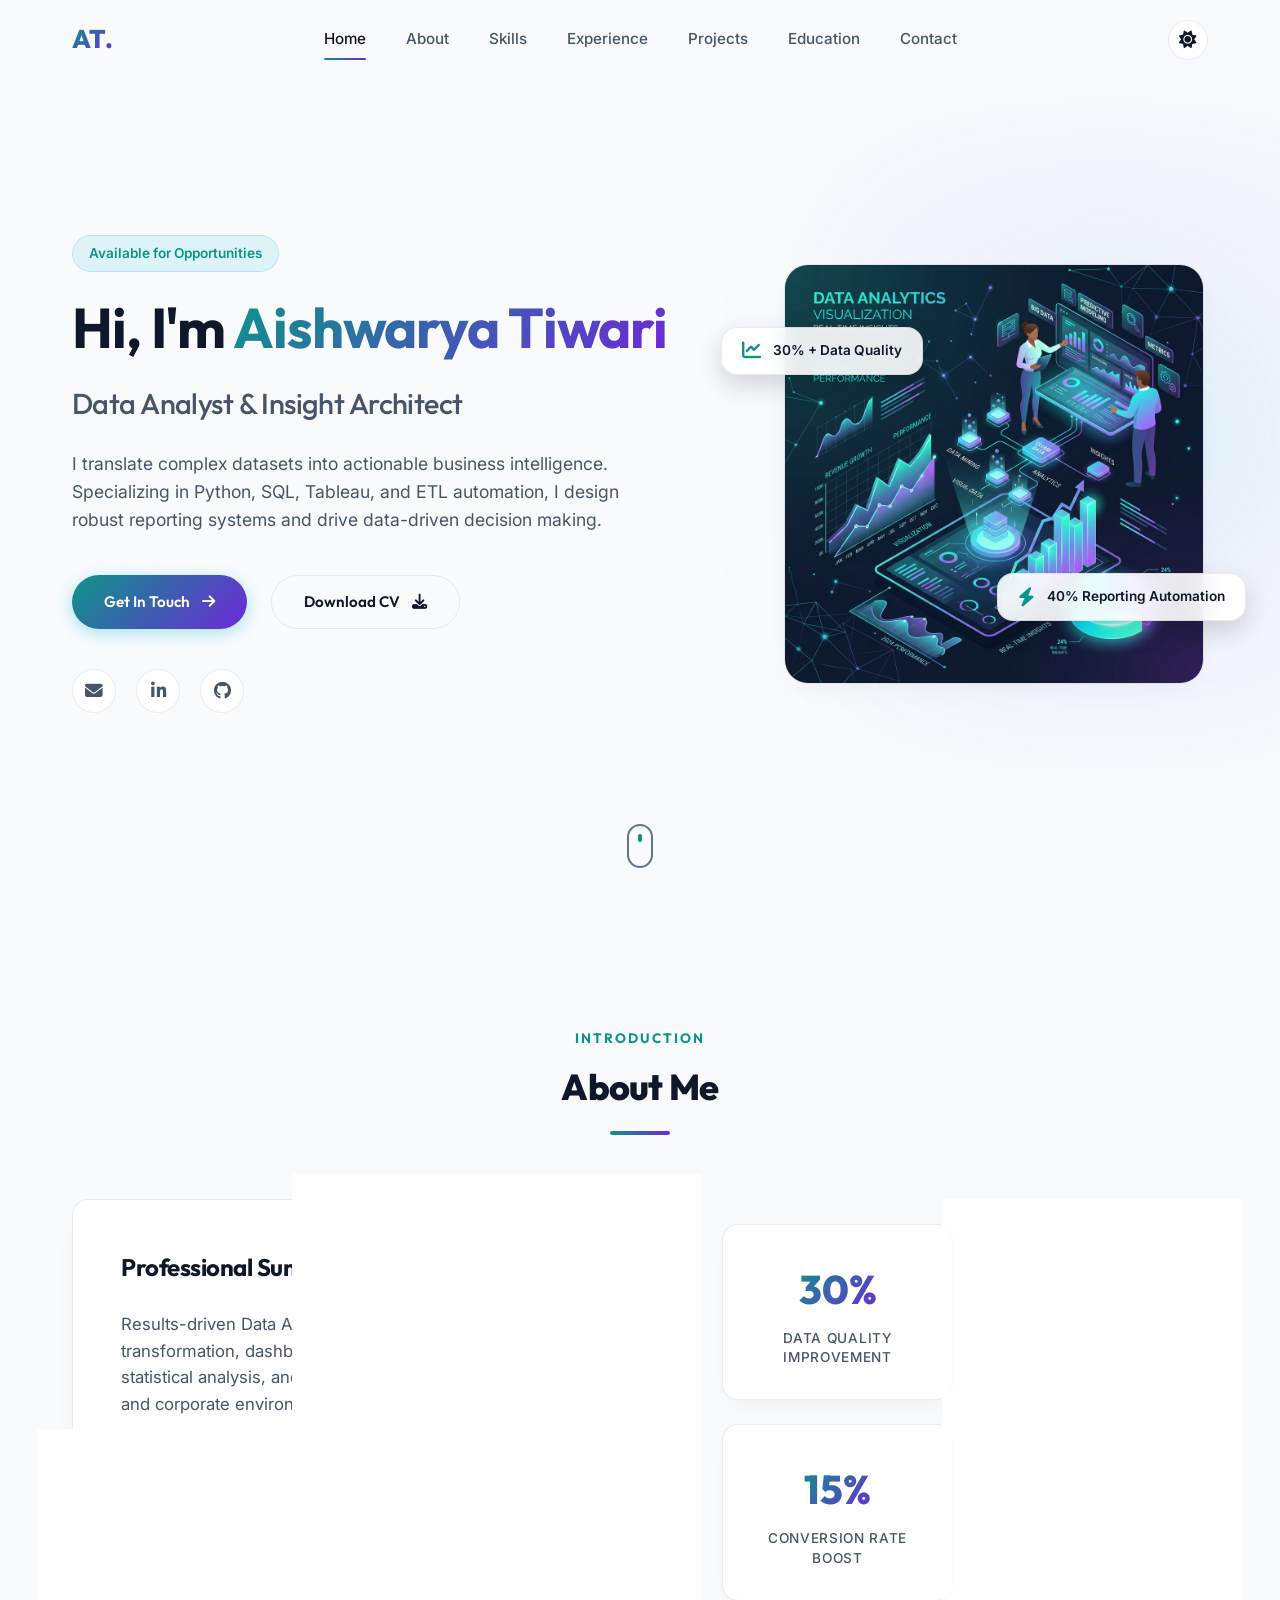
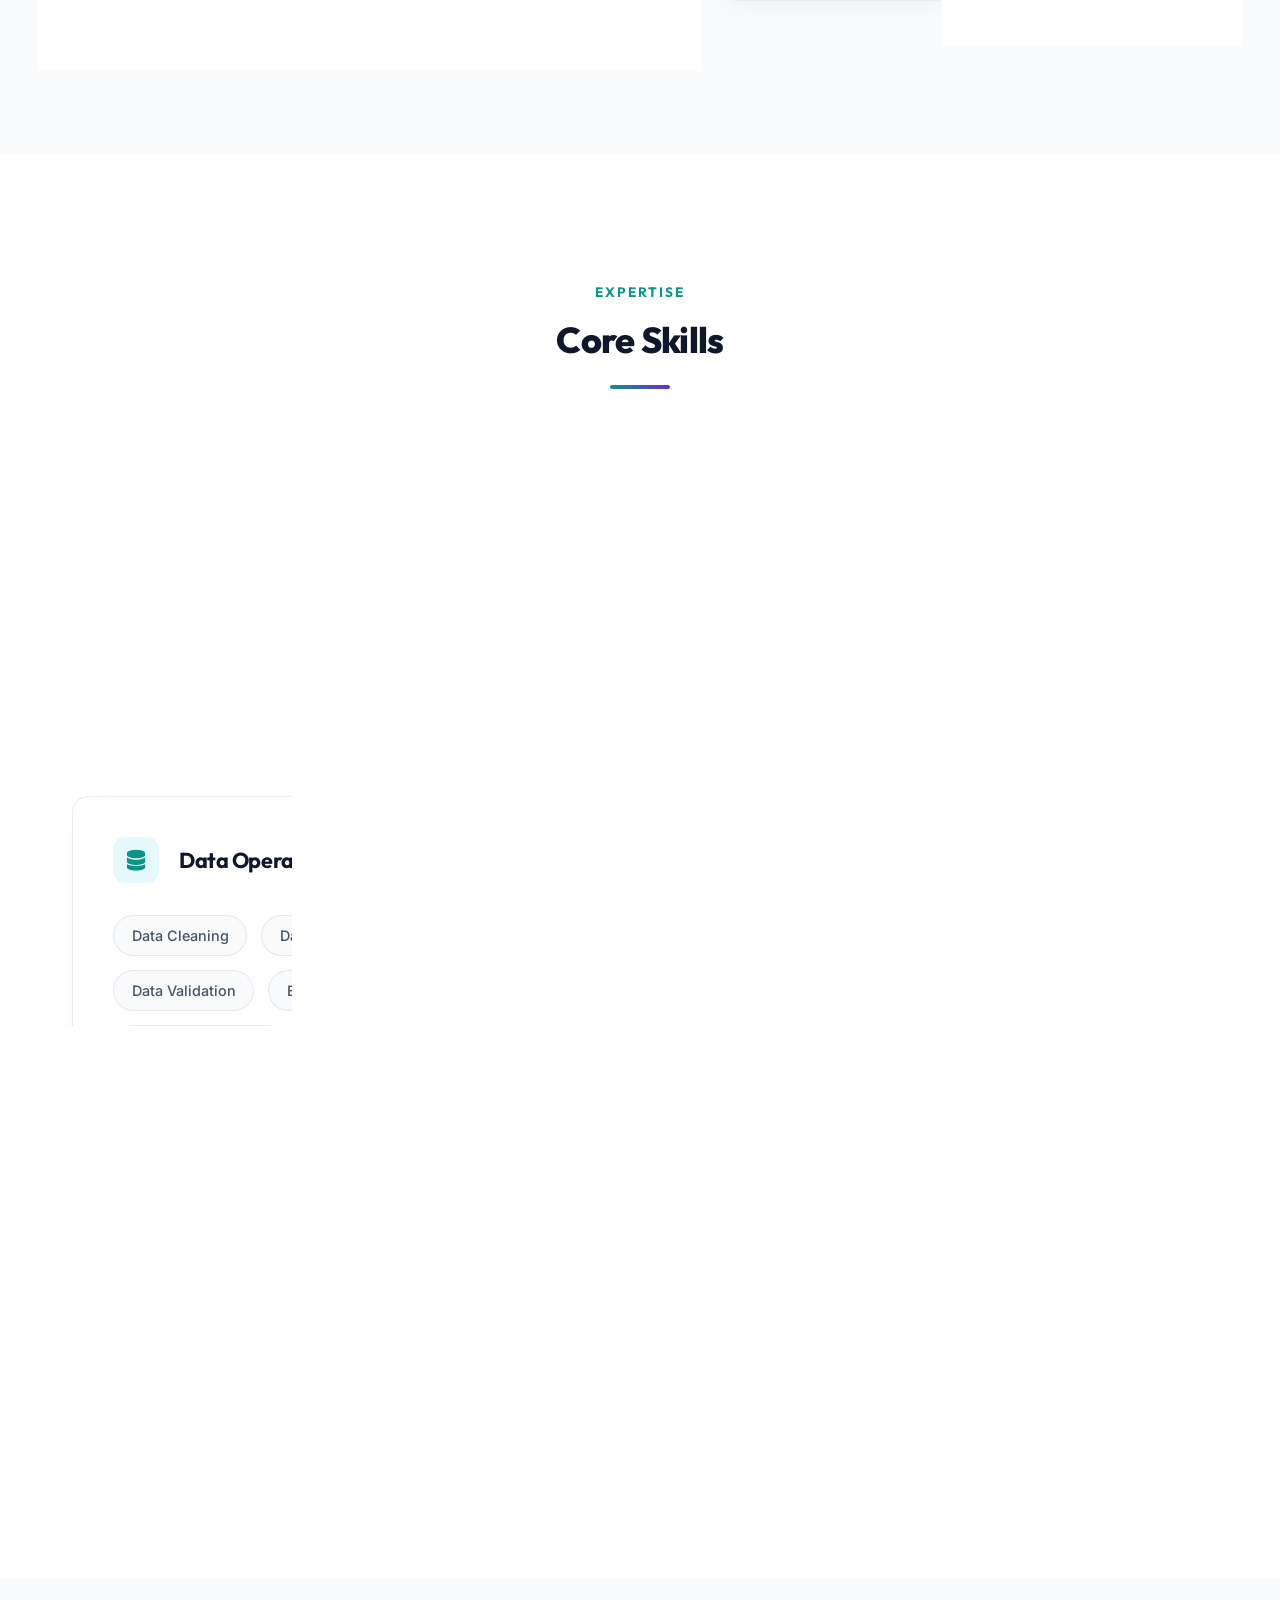
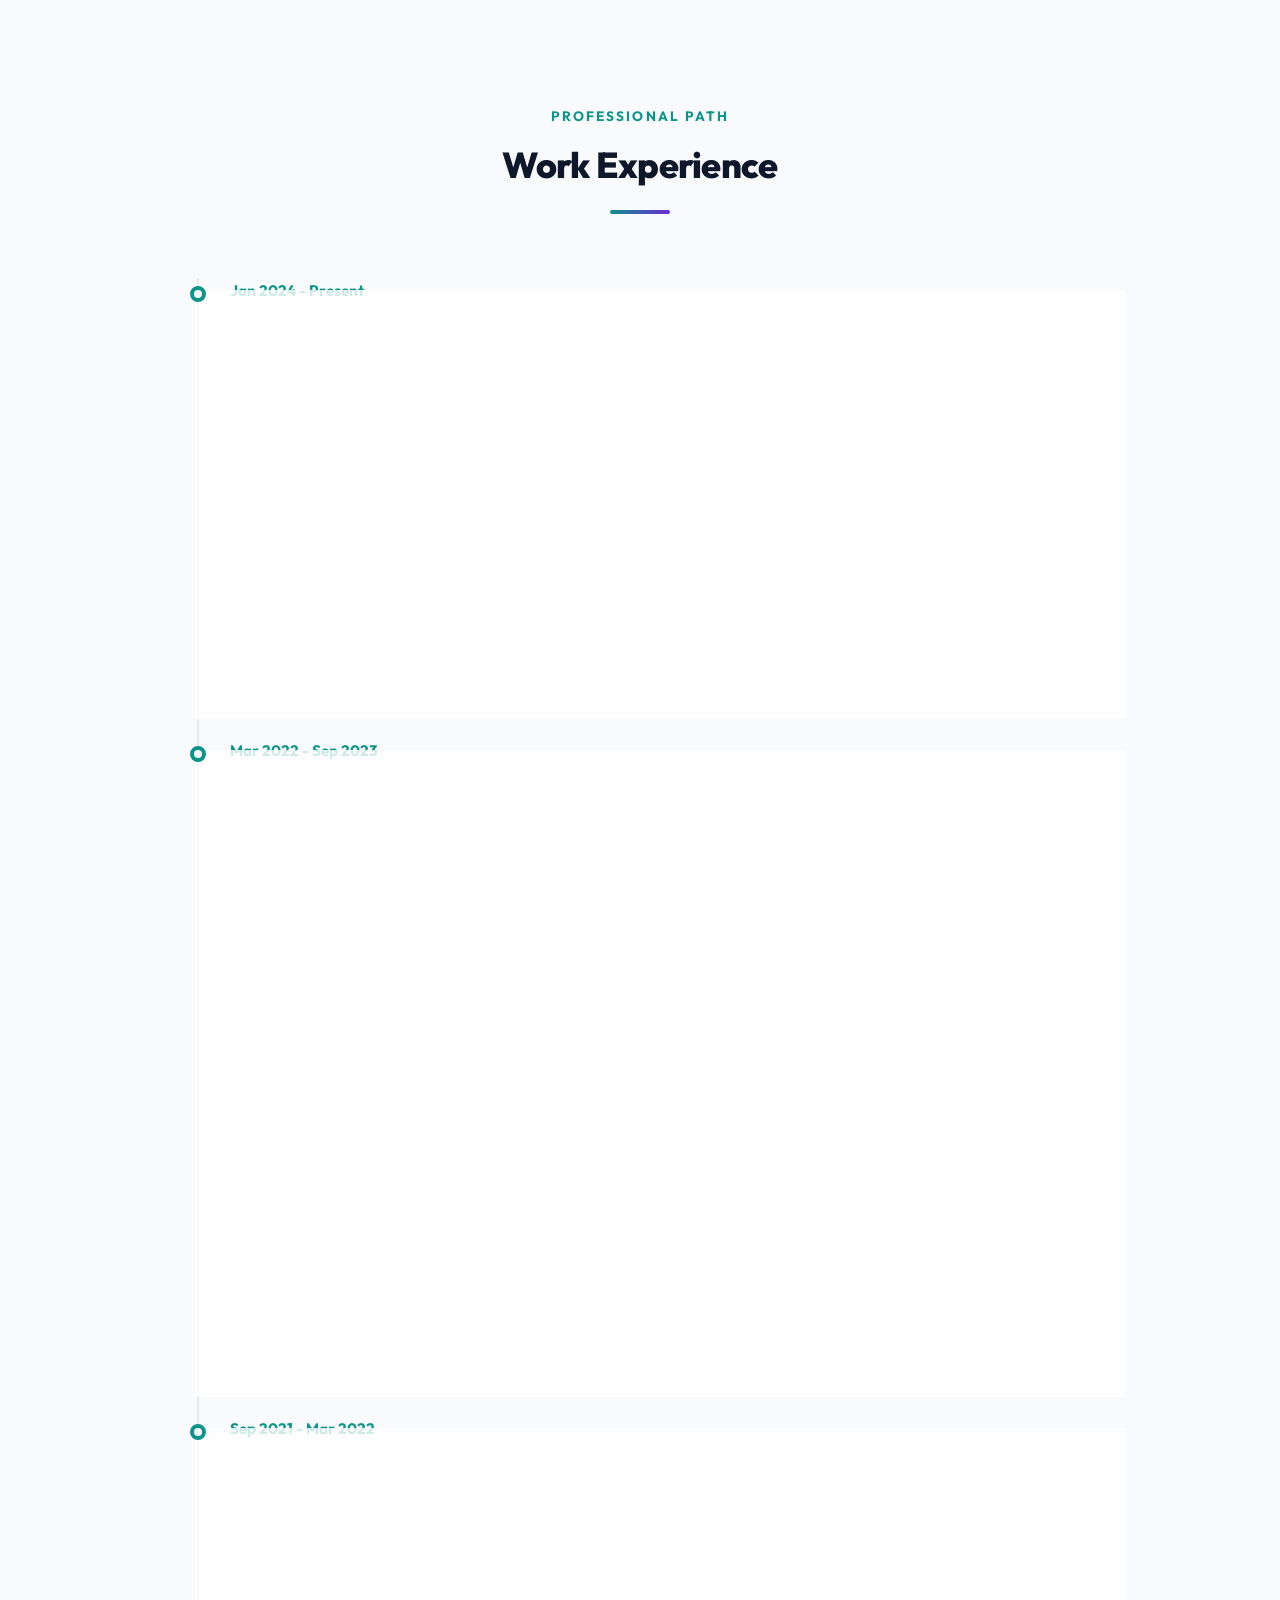
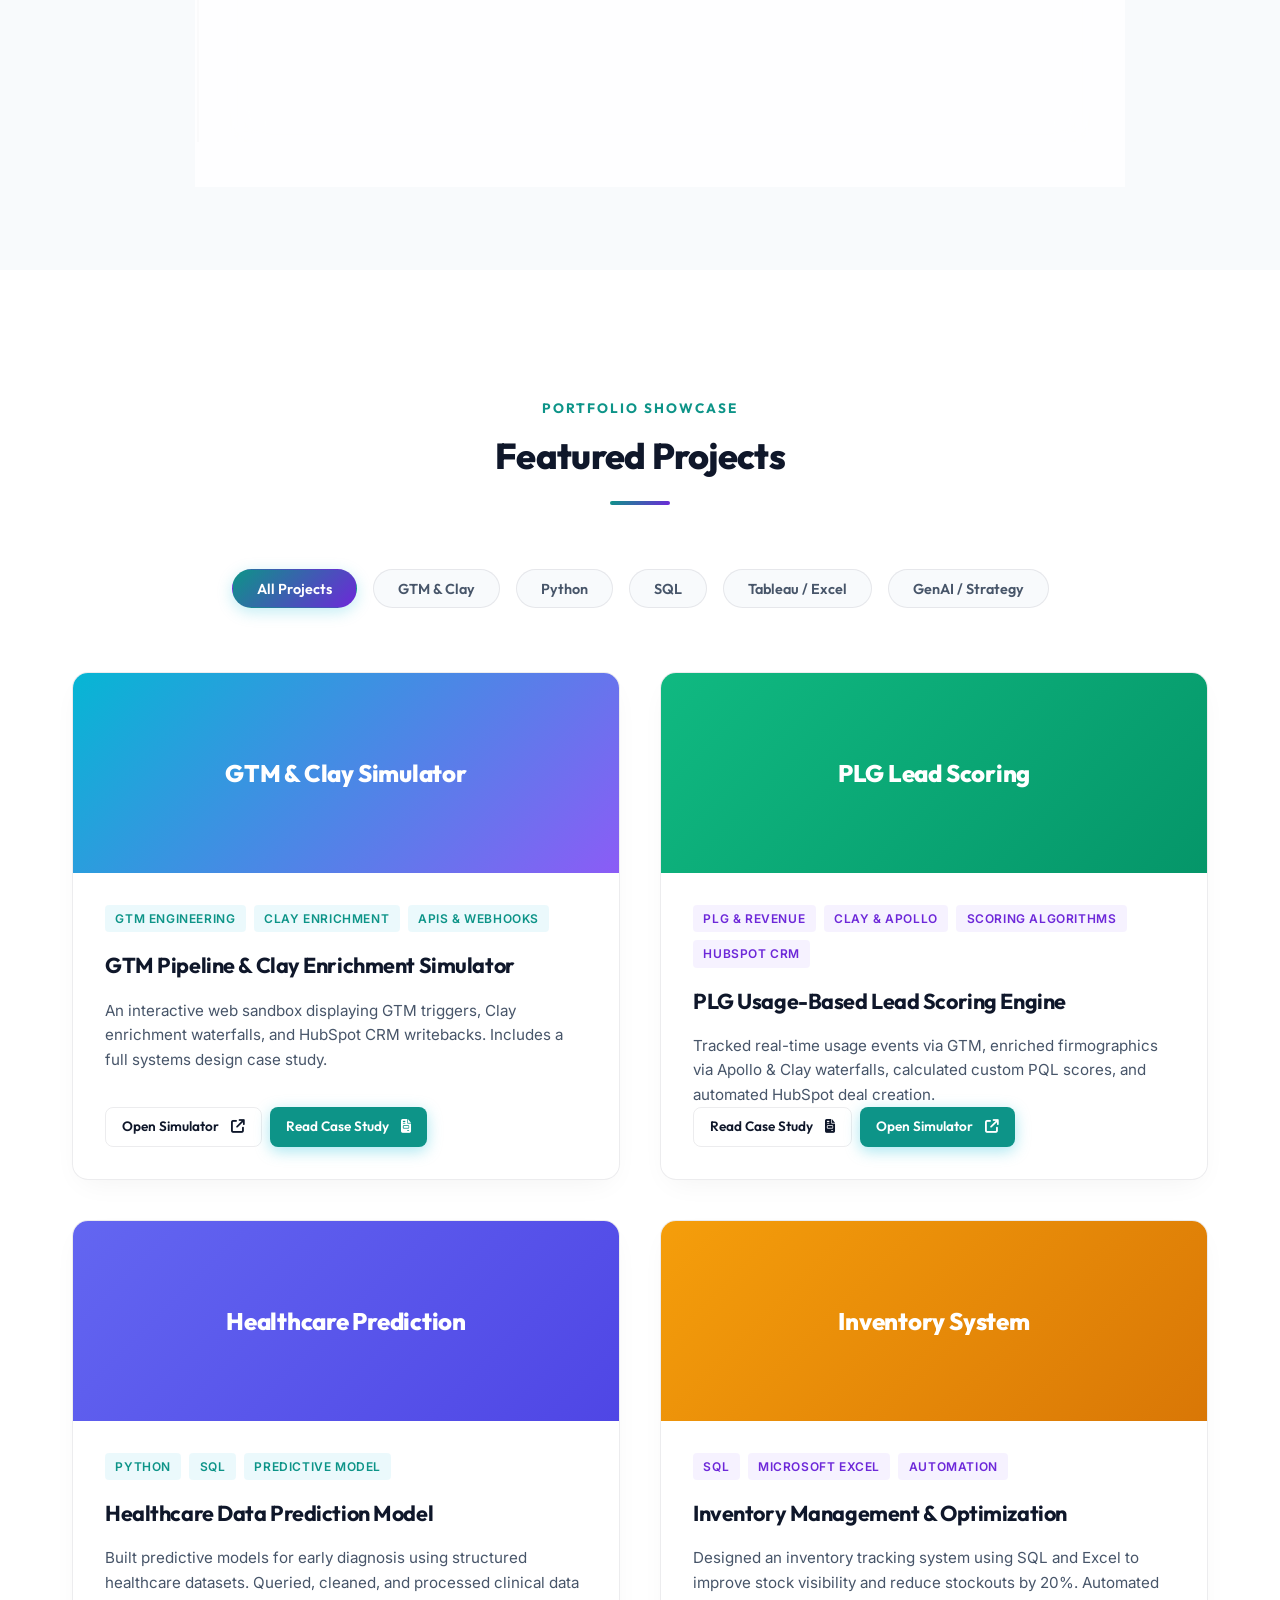
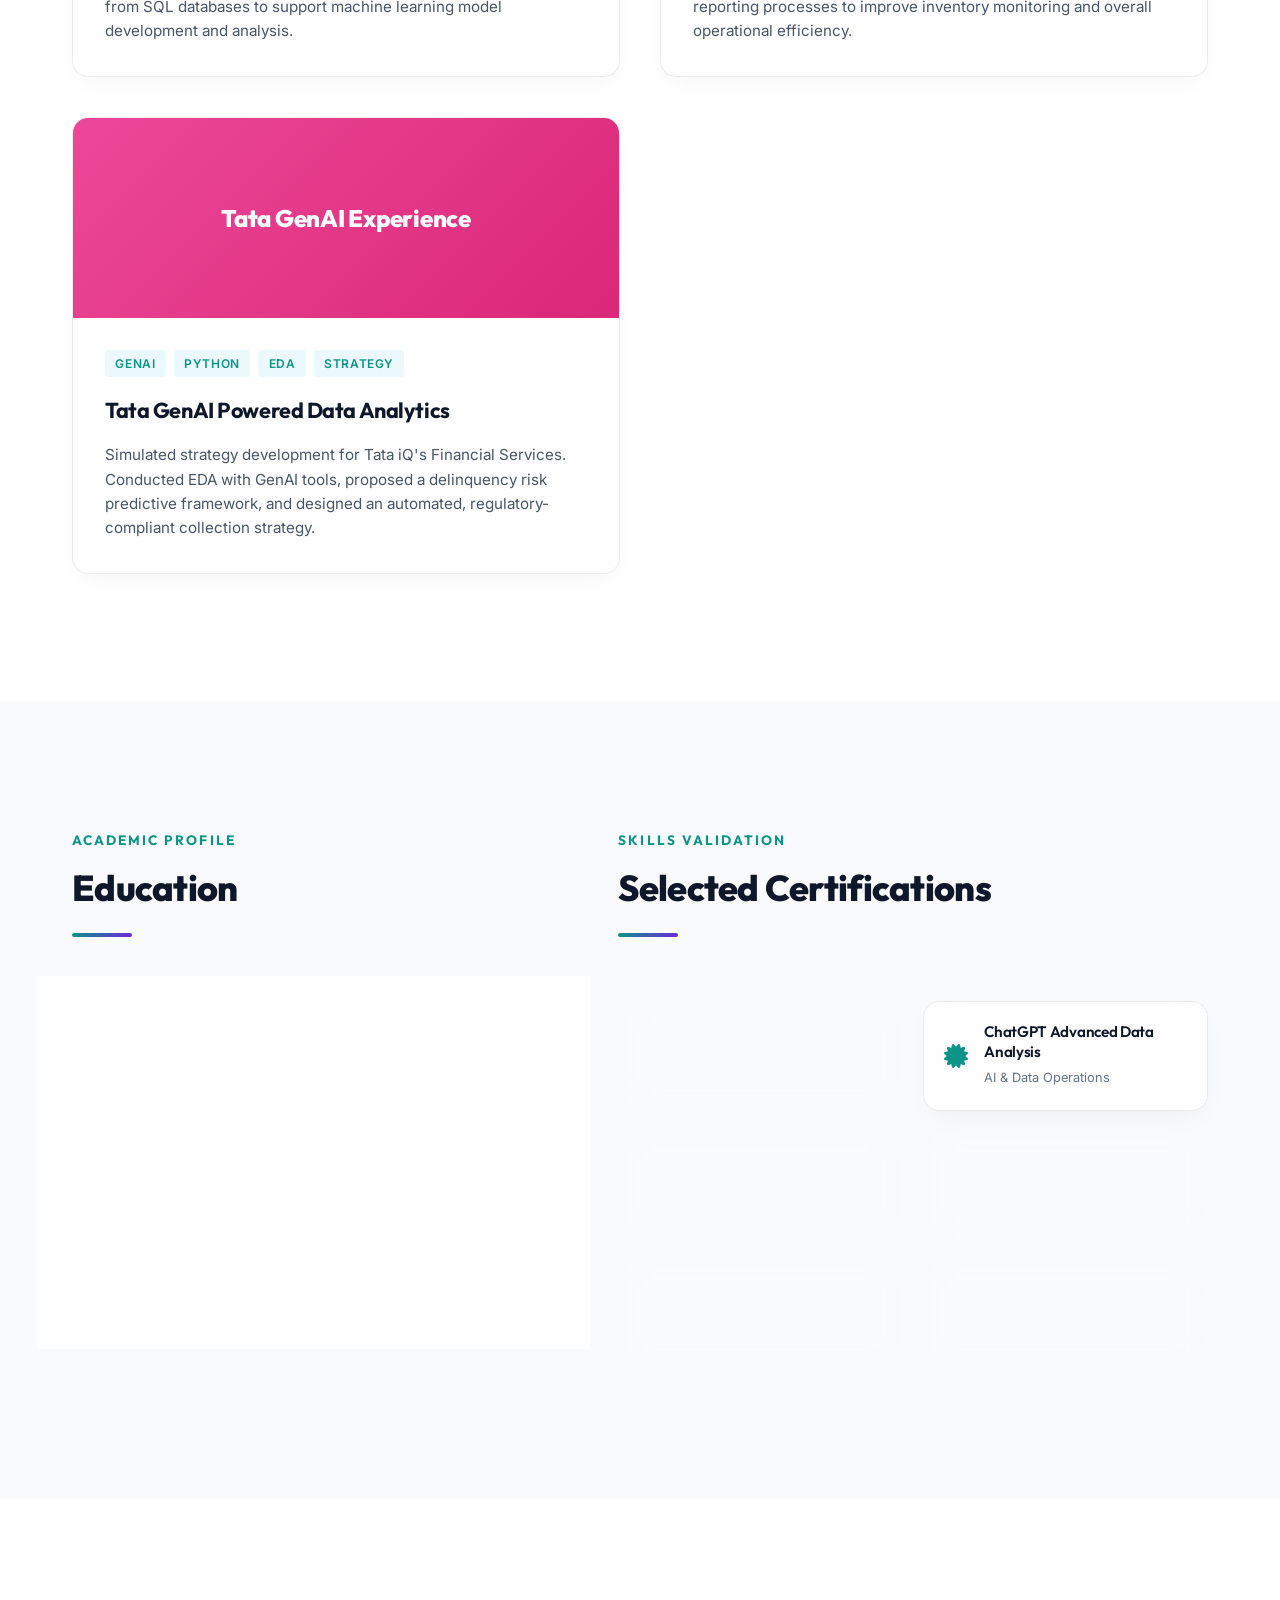
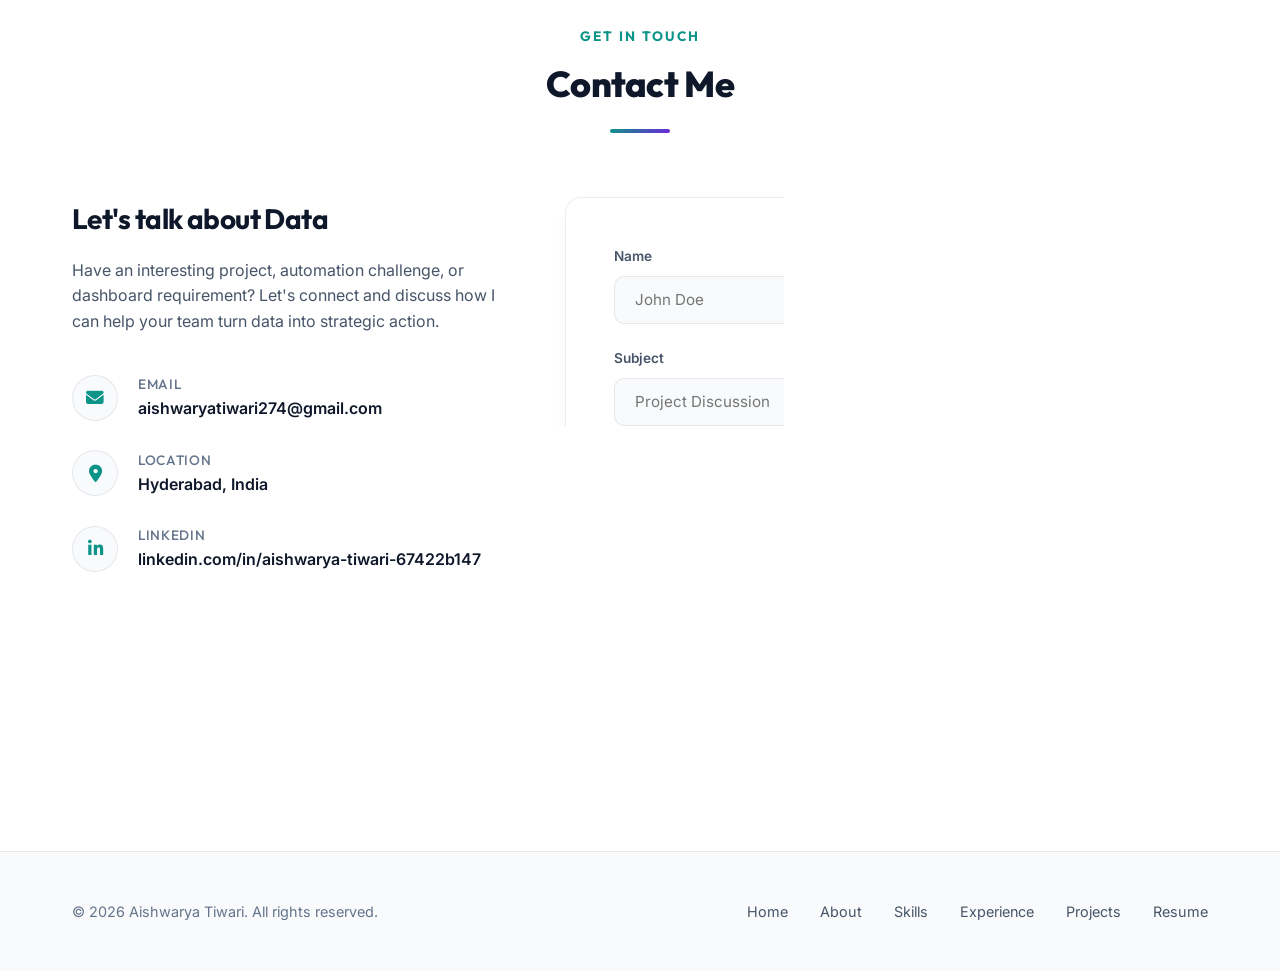
<file: index.html>
<!DOCTYPE html>
<html lang="en">
<head>
    <meta charset="UTF-8">
    <meta name="viewport" content="width=device-width, initial-scale=1.0">
    <meta name="description" content="Aishwarya Tiwari - Professional Data Analyst Portfolio. Highly skilled in SQL, Python, Tableau, ETL pipelines, and GenAI analytics.">
    <meta name="author" content="Aishwarya Tiwari">
    <title>Aishwarya Tiwari | Data Analyst Portfolio</title>
    
    <!-- Google Fonts -->
    <link rel="preconnect" href="https://fonts.googleapis.com">
    <link rel="preconnect" href="https://fonts.gstatic.com" crossorigin>
    <link href="https://fonts.googleapis.com/css2?family=Inter:wght@300;400;500;600;700&family=Outfit:wght@400;500;600;700;800&display=swap" rel="stylesheet">
    
    <!-- FontAwesome for Icons -->
    <link rel="stylesheet" href="https://cdnjs.cloudflare.com/ajax/libs/font-awesome/6.4.0/css/all.min.css">
    
    <!-- Core Stylesheet -->
    <link rel="stylesheet" href="style.css">
</head>
<body class="dark-theme">
    <!-- Navigation Bar -->
    <header class="navbar" id="navbar">
        <div class="nav-container">
            <a href="#home" class="logo">
                <span class="logo-accent">AT.</span>
            </a>
            
            <nav class="nav-links" id="nav-links">
                <a href="#home" class="nav-link active">Home</a>
                <a href="#about" class="nav-link">About</a>
                <a href="#skills" class="nav-link">Skills</a>
                <a href="#experience" class="nav-link">Experience</a>
                <a href="#projects" class="nav-link">Projects</a>
                <a href="#education" class="nav-link">Education</a>
                <a href="#contact" class="nav-link">Contact</a>
            </nav>
            
            <div class="nav-actions">
                <!-- Theme Toggle Switch -->
                <button class="theme-toggle" id="theme-toggle" aria-label="Toggle dark/light theme">
                    <i class="fa-solid fa-moon moon-icon"></i>
                    <i class="fa-solid fa-sun sun-icon"></i>
                </button>
                
                <!-- Mobile Navigation Toggle -->
                <button class="mobile-toggle" id="mobile-toggle" aria-label="Toggle menu">
                    <i class="fa-solid fa-bars"></i>
                </button>
            </div>
        </div>
    </header>

    <!-- Hero Section -->
    <section class="hero-section" id="home">
        <div class="container hero-container">
            <div class="hero-content">
                <span class="hero-badge reveal">Available for Opportunities</span>
                <h1 class="hero-title reveal">
                    Hi, I'm <span class="gradient-text">Aishwarya Tiwari</span>
                </h1>
                <h2 class="hero-subtitle reveal">Data Analyst &amp; Insight Architect</h2>
                <p class="hero-description reveal">
                    I translate complex datasets into actionable business intelligence. Specializing in Python, SQL, Tableau, and ETL automation, I design robust reporting systems and drive data-driven decision making.
                </p>
                <div class="hero-ctas reveal">
                    <a href="#contact" class="btn btn-primary">Get In Touch <i class="fa-solid fa-arrow-right"></i></a>
                    <a href="./resume_ats.pdf" target="_blank" class="btn btn-secondary">Download CV <i class="fa-solid fa-download"></i></a>
                </div>
                <div class="hero-socials reveal">
                    <a href="mailto:aishwaryatiwari274@gmail.com" title="Email Aishwarya" aria-label="Email"><i class="fa-solid fa-envelope"></i></a>
                    <a href="https://www.linkedin.com/in/aishwarya-tiwari-67422b147/" target="_blank" rel="noopener noreferrer" title="LinkedIn Profile" aria-label="LinkedIn"><i class="fa-brands fa-linkedin-in"></i></a>
                    <a href="#" title="GitHub Portfolio" aria-label="GitHub"><i class="fa-brands fa-github"></i></a>
                </div>
            </div>
            <div class="hero-visual reveal">
                <div class="image-wrapper">
                    <img src="assets/data_analytics_hero.png" alt="Data Analytics and Visualization Graphic" class="hero-img">
                    <div class="floating-badge badge-1">
                        <i class="fa-solid fa-chart-line"></i>
                        <span>30% + Data Quality</span>
                    </div>
                    <div class="floating-badge badge-2">
                        <i class="fa-solid fa-bolt"></i>
                        <span>40% Reporting Automation</span>
                    </div>
                </div>
            </div>
        </div>
        <div class="scroll-indicator">
            <a href="#about" aria-label="Scroll Down">
                <div class="mouse">
                    <div class="wheel"></div>
                </div>
            </a>
        </div>
    </section>

    <!-- About Section -->
    <section class="about-section" id="about">
        <div class="container">
            <div class="section-header">
                <span class="section-subtitle">Introduction</span>
                <h2 class="section-title">About Me</h2>
                <div class="section-divider"></div>
            </div>
            <div class="about-grid">
                <div class="about-card glass reveal">
                    <h3 class="card-title">Professional Summary</h3>
                    <p class="about-text">
                        Results-driven Data Analyst with experience in data cleaning, transformation, dashboard development, ETL automation, statistical analysis, and business reporting across freelance and corporate environments.
                    </p>
                    <p class="about-text">
                        Skilled in Python, SQL, Excel, Tableau, Power BI, SAS, A/B testing, hypothesis testing, regression analysis, and data visualization. Proven ability to improve data quality, automate reporting, and deliver insights that support business growth and operational decision-making.
                    </p>
                </div>
                <div class="stats-grid reveal">
                    <div class="stat-card glass">
                        <span class="stat-number gradient-text">30%</span>
                        <span class="stat-label">Data Quality Improvement</span>
                    </div>
                    <div class="stat-card glass">
                        <span class="stat-number gradient-text">40%</span>
                        <span class="stat-label">Manual Effort Reduction</span>
                    </div>
                    <div class="stat-card glass">
                        <span class="stat-number gradient-text">15%</span>
                        <span class="stat-label">Conversion Rate Boost</span>
                    </div>
                    <div class="stat-card glass">
                        <span class="stat-number gradient-text">10%</span>
                        <span class="stat-label">Sales Performance Growth</span>
                    </div>
                </div>
            </div>
        </div>
    </section>

    <!-- Skills Section -->
    <section class="skills-section" id="skills">
        <div class="container">
            <div class="section-header">
                <span class="section-subtitle">Expertise</span>
                <h2 class="section-title">Core Skills</h2>
                <div class="section-divider"></div>
            </div>
            <div class="skills-grid">
                <!-- Category 1 -->
                <div class="skill-category-card glass reveal">
                    <div class="category-header">
                        <div class="category-icon-box"><i class="fa-solid fa-screwdriver-wrench"></i></div>
                        <h3>Tools</h3>
                    </div>
                    <div class="skills-list">
                        <span class="skill-badge">Python</span>
                        <span class="skill-badge">SQL</span>
                        <span class="skill-badge">Tableau</span>
                        <span class="skill-badge">Power BI</span>
                        <span class="skill-badge">Pandas</span>
                        <span class="skill-badge">NumPy</span>
                        <span class="skill-badge">Microsoft Excel</span>
                    </div>
                </div>
                
                <!-- Category 2 -->
                <div class="skill-category-card glass reveal">
                    <div class="category-header">
                        <div class="category-icon-box"><i class="fa-solid fa-magnifying-glass-chart"></i></div>
                        <h3>Analysis</h3>
                    </div>
                    <div class="skills-list">
                        <span class="skill-badge">Data Analysis</span>
                        <span class="skill-badge">Exploratory Data Analysis</span>
                        <span class="skill-badge">Statistical Analysis</span>
                        <span class="skill-badge">A/B Testing</span>
                        <span class="skill-badge">Hypothesis Testing</span>
                        <span class="skill-badge">Regression Analysis</span>
                    </div>
                </div>

                <!-- Category 3 -->
                <div class="skill-category-card glass reveal">
                    <div class="category-header">
                        <div class="category-icon-box"><i class="fa-solid fa-database"></i></div>
                        <h3>Data Operations</h3>
                    </div>
                    <div class="skills-list">
                        <span class="skill-badge">Data Cleaning</span>
                        <span class="skill-badge">Data Transformation</span>
                        <span class="skill-badge">Data Validation</span>
                        <span class="skill-badge">ETL Pipelines</span>
                        <span class="skill-badge">Data Preprocessing</span>
                        <span class="skill-badge">Data Quality</span>
                    </div>
                </div>

                <!-- Category 4 -->
                <div class="skill-category-card glass reveal">
                    <div class="category-header">
                        <div class="category-icon-box"><i class="fa-solid fa-chart-simple"></i></div>
                        <h3>Reporting</h3>
                    </div>
                    <div class="skills-list">
                        <span class="skill-badge">Dashboard Development</span>
                        <span class="skill-badge">Data Visualization</span>
                        <span class="skill-badge">Business Intelligence</span>
                        <span class="skill-badge">Reporting Automation</span>
                    </div>
                </div>

                <!-- Category 5 -->
                <div class="skill-category-card glass reveal span-2">
                    <div class="category-header">
                        <div class="category-icon-box"><i class="fa-solid fa-bullseye"></i></div>
                        <h3>Go-To-Market (GTM) Engineering</h3>
                    </div>
                    <div class="skills-list">
                        <span class="skill-badge">Go-To-Market (GTM) Strategy</span>
                        <span class="skill-badge">Customer Journey Tracking</span>
                        <span class="skill-badge">CRM System Architecture</span>
                        <span class="skill-badge">Revenue Operations (RevOps)</span>
                        <span class="skill-badge">Marketing Automation Systems</span>
                        <span class="skill-badge">API &amp; Webhook Integrations</span>
                        <span class="skill-badge">Product-Led Growth (PLG) Tech Stack</span>
                        <span class="skill-badge">Customer Data Platform (CDP) Setup</span>
                    </div>
                </div>
            </div>
        </div>
    </section>

    <!-- Experience Section -->
    <section class="experience-section" id="experience">
        <div class="container">
            <div class="section-header">
                <span class="section-subtitle">Professional Path</span>
                <h2 class="section-title">Work Experience</h2>
                <div class="section-divider"></div>
            </div>
            
            <div class="timeline">
                <!-- Item 1 -->
                <div class="timeline-item reveal">
                    <div class="timeline-dot"></div>
                    <div class="timeline-date">Jan 2024 - Present</div>
                    <div class="timeline-content glass">
                        <div class="timeline-header">
                            <div>
                                <h3 class="role-title">Freelance Data Analyst</h3>
                                <h4 class="company-name">Self-Employed</h4>
                            </div>
                            <span class="location-badge"><i class="fa-solid fa-location-dot"></i> Hyderabad, India</span>
                        </div>
                        <ul class="timeline-bullets">
                            <li>Developed interactive dashboards and reports for startups and SMEs using Tableau and Power BI, translating business needs into visual solutions.</li>
                            <li>Cleaned, profiled, and validated large datasets to improve data accuracy, reporting quality, and data catalog governance.</li>
                            <li>Built automated ETL pipelines using Python and SQL for streamlined reporting workflows and scheduled data updates.</li>
                        </ul>
                    </div>
                </div>

                <!-- Item 2 -->
                <div class="timeline-item reveal">
                    <div class="timeline-dot"></div>
                    <div class="timeline-date">Mar 2022 - Sep 2023</div>
                    <div class="timeline-content glass">
                        <div class="timeline-header">
                            <div>
                                <h3 class="role-title">Test Engineer (Data Quality)</h3>
                                <h4 class="company-name">Corporate Environment</h4>
                            </div>
                            <span class="location-badge"><i class="fa-solid fa-location-dot"></i> Indore, India</span>
                        </div>
                        <ul class="timeline-bullets">
                            <li>Performed rigorous data cleaning, schema transformation, and validation processes that improved overall data quality by 30%.</li>
                            <li>Conducted A/B testing and statistical analysis to evaluate product performance trends and suggest improvements that boosted conversion rates by 15%.</li>
                            <li>Designed interactive, real-time Tableau dashboards to monitor data metrics and assist operations in strategic decision-making.</li>
                            <li>Automated recurring data quality and ingestion reports using Python scripts and complex SQL queries, reducing manual reporting effort by 40%.</li>
                            <li>Extracted, structured, labeled, and cleaned data from AI-generated datasets and email panels for analytics workflows.</li>
                            <li>Collaborated with cross-functional teams in the United States and China to ensure data pipeline consistency and multi-region reporting accuracy.</li>
                            <li>Utilized Microsoft Excel extensively for quick analysis, reconciliation tasks, and data tracking.</li>
                        </ul>
                    </div>
                </div>

                <!-- Item 3 -->
                <div class="timeline-item reveal">
                    <div class="timeline-dot"></div>
                    <div class="timeline-date">Sep 2021 - Mar 2022</div>
                    <div class="timeline-content glass">
                        <div class="timeline-header">
                            <div>
                                <h3 class="role-title">Assistant System Engineer</h3>
                                <h4 class="company-name">Technology Firm</h4>
                            </div>
                            <span class="location-badge"><i class="fa-solid fa-location-dot"></i> Gurgaon, Manesar, India</span>
                        </div>
                        <ul class="timeline-bullets">
                            <li>Assisted with engineering data documentation, system health reporting, and issue tracking.</li>
                            <li>Analyzed technical system issues, documented solutions, and improved technical support workflows.</li>
                            <li>Coordinated with engineering teams to deliver status reports, data updates, and technical presentations.</li>
                        </ul>
                    </div>
                </div>
            </div>
        </div>
    </section>

    <!-- Projects Section -->
    <section class="projects-section" id="projects">
        <div class="container">
            <div class="section-header">
                <span class="section-subtitle">Portfolio Showcase</span>
                <h2 class="section-title">Featured Projects</h2>
                <div class="section-divider"></div>
            </div>

            <!-- Project Filters -->
            <div class="project-filters reveal">
                <button class="filter-btn active" data-filter="all">All Projects</button>
                <button class="filter-btn" data-filter="gtm">GTM &amp; Clay</button>
                <button class="filter-btn" data-filter="python">Python</button>
                <button class="filter-btn" data-filter="sql">SQL</button>
                <button class="filter-btn" data-filter="tableau">Tableau / Excel</button>
                <button class="filter-btn" data-filter="genai">GenAI / Strategy</button>
            </div>

            <!-- Projects Grid -->
            <div class="projects-grid">
                <!-- Project 1 (GTM & Clay Sandbox) -->
                <div class="project-card glass reveal" data-tags="gtm python sql">
                    <div class="project-media">
                        <div class="project-overlay">
                            <span class="project-icon"><i class="fa-solid fa-rocket"></i></span>
                        </div>
                        <div class="project-media-placeholder" style="background: linear-gradient(135deg, #06b6d4 0%, #8b5cf6 100%);">
                            <span>GTM &amp; Clay Simulator</span>
                        </div>
                    </div>
                    <div class="project-info">
                        <div class="project-tags">
                            <span class="tag">GTM Engineering</span>
                            <span class="tag">Clay Enrichment</span>
                            <span class="tag">APIs &amp; Webhooks</span>
                        </div>
                        <h3 class="project-title">GTM Pipeline &amp; Clay Enrichment Simulator</h3>
                        <p class="project-description">
                            An interactive web sandbox displaying GTM triggers, Clay enrichment waterfalls, and HubSpot CRM writebacks. Includes a full systems design case study.
                        </p>
                        <div style="display: flex; gap: 0.5rem; margin-top: auto; flex-wrap: wrap;">
                            <a href="gtm-sandbox.html" class="btn btn-secondary" style="padding: 0.5rem 1rem; border-radius: 8px; font-size: 0.85rem; width: fit-content;">Open Simulator <i class="fa-solid fa-arrow-up-right-from-square"></i></a>
                            <a href="projects/inbound-case-study.html" class="btn btn-primary" style="padding: 0.5rem 1rem; border-radius: 8px; font-size: 0.85rem; width: fit-content; background: var(--accent-primary); border-color: var(--accent-primary);">Read Case Study <i class="fa-solid fa-file-invoice"></i></a>
                        </div>
                    </div>
                </div>

                <!-- Project 2 (PLG Lead Scoring) -->
                <div class="project-card glass reveal" data-tags="gtm python sql">
                    <div class="project-media">
                        <div class="project-overlay">
                            <span class="project-icon"><i class="fa-solid fa-chart-line"></i></span>
                        </div>
                        <div class="project-media-placeholder p-gradient-1">
                            <span>PLG Lead Scoring</span>
                        </div>
                    </div>
                    <div class="project-info">
                        <div class="project-tags">
                            <span class="tag">PLG &amp; Revenue</span>
                            <span class="tag">Clay &amp; Apollo</span>
                            <span class="tag">Scoring Algorithms</span>
                            <span class="tag">HubSpot CRM</span>
                        </div>
                        <h3 class="project-title">PLG Usage-Based Lead Scoring Engine</h3>
                        <p class="project-description">
                            Tracked real-time usage events via GTM, enriched firmographics via Apollo &amp; Clay waterfalls, calculated custom PQL scores, and automated HubSpot deal creation.
                        </p>
                        <div style="display: flex; gap: 0.5rem; margin-top: auto; flex-wrap: wrap;">
                            <a href="projects/plg-case-study.html" class="btn btn-secondary" style="padding: 0.5rem 1rem; border-radius: 8px; font-size: 0.85rem; width: fit-content;">Read Case Study <i class="fa-solid fa-file-invoice"></i></a>
                            <a href="gtm-sandbox.html" class="btn btn-primary" style="padding: 0.5rem 1rem; border-radius: 8px; font-size: 0.85rem; width: fit-content; background: var(--accent-primary); border-color: var(--accent-primary);">Open Simulator <i class="fa-solid fa-arrow-up-right-from-square"></i></a>
                        </div>
                    </div>
                </div>

                <!-- Project 2 -->
                <div class="project-card glass reveal" data-tags="python sql">
                    <div class="project-media">
                        <div class="project-overlay">
                            <span class="project-icon"><i class="fa-solid fa-heart-pulse"></i></span>
                        </div>
                        <div class="project-media-placeholder p-gradient-2">
                            <span>Healthcare Prediction</span>
                        </div>
                    </div>
                    <div class="project-info">
                        <div class="project-tags">
                            <span class="tag">Python</span>
                            <span class="tag">SQL</span>
                            <span class="tag">Predictive Model</span>
                        </div>
                        <h3 class="project-title">Healthcare Data Prediction Model</h3>
                        <p class="project-description">
                            Built predictive models for early diagnosis using structured healthcare datasets. Queried, cleaned, and processed clinical data from SQL databases to support machine learning model development and analysis.
                        </p>
                    </div>
                </div>

                <!-- Project 3 -->
                <div class="project-card glass reveal" data-tags="sql tableau">
                    <div class="project-media">
                        <div class="project-overlay">
                            <span class="project-icon"><i class="fa-solid fa-warehouse"></i></span>
                        </div>
                        <div class="project-media-placeholder p-gradient-3">
                            <span>Inventory System</span>
                        </div>
                    </div>
                    <div class="project-info">
                        <div class="project-tags">
                            <span class="tag">SQL</span>
                            <span class="tag">Microsoft Excel</span>
                            <span class="tag">Automation</span>
                        </div>
                        <h3 class="project-title">Inventory Management &amp; Optimization</h3>
                        <p class="project-description">
                            Designed an inventory tracking system using SQL and Excel to improve stock visibility and reduce stockouts by 20%. Automated reporting processes to improve inventory monitoring and overall operational efficiency.
                        </p>
                    </div>
                </div>

                <!-- Project 4 -->
                <div class="project-card glass reveal" data-tags="genai python">
                    <div class="project-media">
                        <div class="project-overlay">
                            <span class="project-icon"><i class="fa-solid fa-brain"></i></span>
                        </div>
                        <div class="project-media-placeholder p-gradient-4">
                            <span>Tata GenAI Experience</span>
                        </div>
                    </div>
                    <div class="project-info">
                        <div class="project-tags">
                            <span class="tag">GenAI</span>
                            <span class="tag">Python</span>
                            <span class="tag">EDA</span>
                            <span class="tag">Strategy</span>
                        </div>
                        <h3 class="project-title">Tata GenAI Powered Data Analytics</h3>
                        <p class="project-description">
                            Simulated strategy development for Tata iQ's Financial Services. Conducted EDA with GenAI tools, proposed a delinquency risk predictive framework, and designed an automated, regulatory-compliant collection strategy.
                        </p>
                    </div>
                </div>
            </div>
        </div>
    </section>

    <!-- Education & Certifications Section -->
    <section class="education-section" id="education">
        <div class="container">
            <div class="edu-cert-grid">
                <!-- Education -->
                <div class="education-box reveal">
                    <div class="section-header align-left">
                        <span class="section-subtitle">Academic Profile</span>
                        <h2 class="section-title">Education</h2>
                        <div class="section-divider"></div>
                    </div>
                    <div class="education-card glass">
                        <div class="edu-icon"><i class="fa-solid fa-graduation-cap"></i></div>
                        <div class="edu-details">
                            <span class="edu-year">2015 - 2019</span>
                            <h3 class="edu-degree">Bachelor of Engineering</h3>
                            <h4 class="edu-institute">Samrat Ashok Technological Institute</h4>
                            <p class="edu-text">Completed engineering degree with coursework focusing on logic, computing systems, analytics, and problem-solving methodologies.</p>
                        </div>
                    </div>
                </div>

                <!-- Certifications -->
                <div class="certifications-box reveal">
                    <div class="section-header align-left">
                        <span class="section-subtitle">Skills Validation</span>
                        <h2 class="section-title">Selected Certifications</h2>
                        <div class="section-divider"></div>
                    </div>
                    <div class="cert-grid">
                        <div class="cert-card glass">
                            <i class="fa-solid fa-certificate cert-icon"></i>
                            <div>
                                <h4>Google Data Analytics Specialization</h4>
                                <span>Coursera</span>
                            </div>
                        </div>
                        <div class="cert-card glass">
                            <i class="fa-solid fa-certificate cert-icon"></i>
                            <div>
                                <h4>ChatGPT Advanced Data Analysis</h4>
                                <span>AI &amp; Data Operations</span>
                            </div>
                        </div>
                        <div class="cert-card glass">
                            <i class="fa-solid fa-certificate cert-icon"></i>
                            <div>
                                <h4>Generative AI Prompt Engineering</h4>
                                <span>AI Applications</span>
                            </div>
                        </div>
                        <div class="cert-card glass">
                            <i class="fa-solid fa-certificate cert-icon"></i>
                            <div>
                                <h4>Data Analysis with R Programming</h4>
                                <span>Statistical Analytics</span>
                            </div>
                        </div>
                        <div class="cert-card glass">
                            <i class="fa-solid fa-certificate cert-icon"></i>
                            <div>
                                <h4>Data Through the Art of Visualization</h4>
                                <span>BI &amp; Presentation</span>
                            </div>
                        </div>
                        <div class="cert-card glass">
                            <i class="fa-solid fa-certificate cert-icon"></i>
                            <div>
                                <h4>Process Data from Dirty to Clean</h4>
                                <span>Data Wrangling</span>
                            </div>
                        </div>
                    </div>
                </div>
            </div>
        </div>
    </section>

    <!-- Contact Section -->
    <section class="contact-section" id="contact">
        <div class="container">
            <div class="section-header">
                <span class="section-subtitle">Get in Touch</span>
                <h2 class="section-title">Contact Me</h2>
                <div class="section-divider"></div>
            </div>

            <div class="contact-grid">
                <div class="contact-info-panel reveal">
                    <h3 class="contact-panel-title">Let's talk about Data</h3>
                    <p class="contact-panel-text">
                        Have an interesting project, automation challenge, or dashboard requirement? Let's connect and discuss how I can help your team turn data into strategic action.
                    </p>
                    
                    <div class="contact-details-list">
                        <div class="contact-item">
                            <div class="contact-icon"><i class="fa-solid fa-envelope"></i></div>
                            <div>
                                <h4>Email</h4>
                                <a href="mailto:aishwaryatiwari274@gmail.com">aishwaryatiwari274@gmail.com</a>
                            </div>
                        </div>
                        
                        <div class="contact-item">
                            <div class="contact-icon"><i class="fa-solid fa-location-dot"></i></div>
                            <div>
                                <h4>Location</h4>
                                <span>Hyderabad, India</span>
                            </div>
                        </div>

                        <div class="contact-item">
                            <div class="contact-icon"><i class="fa-brands fa-linkedin-in"></i></div>
                            <div>
                                <h4>LinkedIn</h4>
                                <a href="https://www.linkedin.com/in/aishwarya-tiwari-67422b147/" target="_blank" rel="noopener noreferrer">linkedin.com/in/aishwarya-tiwari-67422b147</a>
                            </div>
                        </div>
                    </div>
                </div>

                <div class="contact-form-panel glass reveal">
                    <form id="contact-form" class="contact-form">
                        <div class="form-row">
                            <div class="form-group">
                                <label for="form-name">Name</label>
                                <input type="text" id="form-name" placeholder="John Doe" required>
                            </div>
                            <div class="form-group">
                                <label for="form-email">Email</label>
                                <input type="email" id="form-email" placeholder="john@example.com" required>
                            </div>
                        </div>
                        <div class="form-group">
                            <label for="form-subject">Subject</label>
                            <input type="text" id="form-subject" placeholder="Project Discussion" required>
                        </div>
                        <div class="form-group">
                            <label for="form-message">Message</label>
                            <textarea id="form-message" rows="5" placeholder="Write your message here..." required></textarea>
                        </div>
                        
                        <button type="submit" class="btn btn-primary btn-submit">
                            Send Message <i class="fa-solid fa-paper-plane"></i>
                        </button>
                    </form>
                    <div id="form-status" class="form-status hidden"></div>
                </div>
            </div>
        </div>
    </section>

    <!-- Footer -->
    <footer class="footer">
        <div class="container footer-container">
            <p class="copyright">&copy; 2026 Aishwarya Tiwari. All rights reserved.</p>
            <div class="footer-links">
                <a href="#home">Home</a>
                <a href="#about">About</a>
                <a href="#skills">Skills</a>
                <a href="#experience">Experience</a>
                <a href="#projects">Projects</a>
                <a href="./resume_ats.pdf" target="_blank">Resume</a>
            </div>
        </div>
    </footer>

    <!-- Core Script -->
    <script src="script.js"></script>
</body>
</html>
</file>
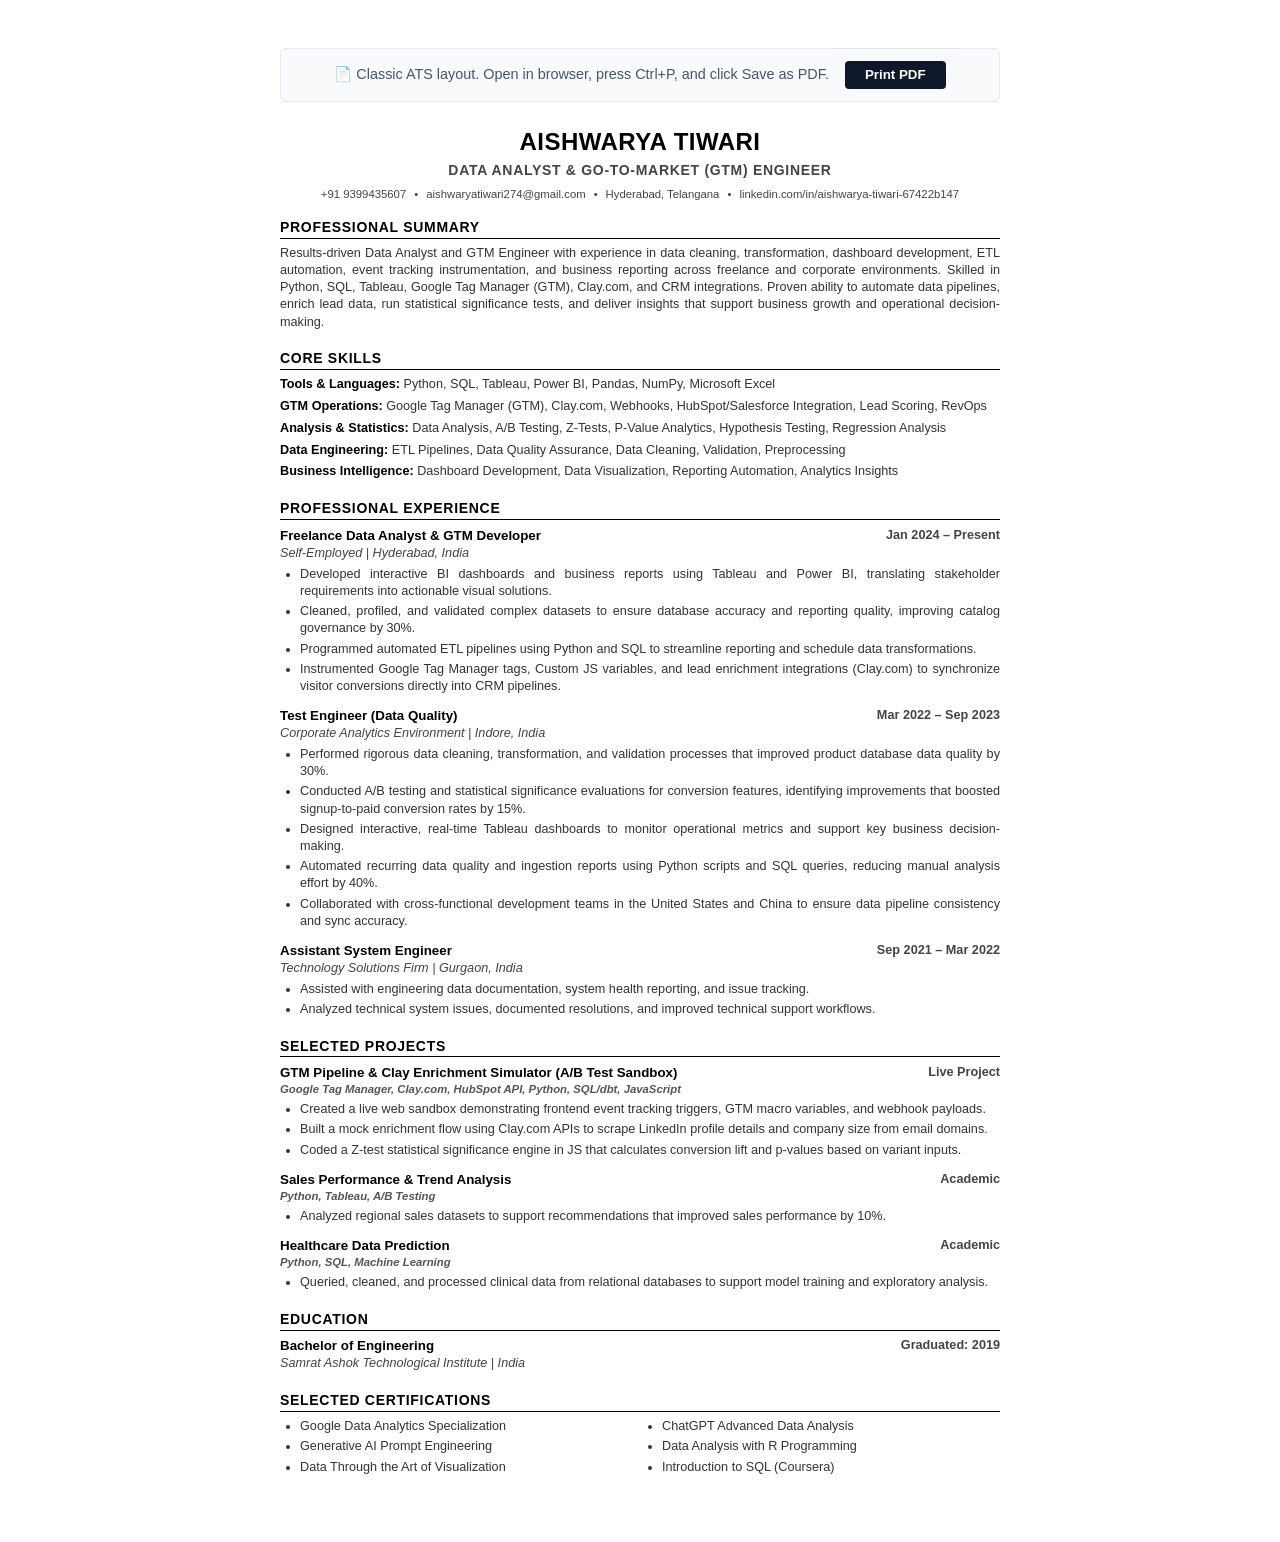
<file: resume.html>
<!DOCTYPE html>
<html lang="en">
<head>
    <meta charset="UTF-8">
    <meta name="viewport" content="width=device-width, initial-scale=1.0">
    <title>Aishwarya Tiwari - Resume</title>
    
    <style>
        /* General Document Styles - Classic Minimalist ATS Layout */
        * {
            margin: 0;
            padding: 0;
            box-sizing: border-box;
        }
        
        body {
            font-family: 'Arial', 'Helvetica Neue', Helvetica, sans-serif;
            color: #222222;
            background-color: #ffffff;
            line-height: 1.35;
            padding: 0.5in;
            max-width: 8.5in;
            margin: 0 auto;
            font-size: 10pt;
        }

        /* Print Specific CSS */
        @media print {
            body {
                padding: 0;
                margin: 0;
                font-size: 9.5pt;
                color: #000000;
            }
            @page {
                size: letter;
                margin: 0.5in 0.4in 0.5in 0.4in;
            }
            .no-print {
                display: none;
            }
            a {
                text-decoration: none;
                color: #000000;
            }
            .section {
                page-break-inside: avoid;
            }
        }

        /* Screen Only helper bar */
        .no-print-bar {
            background: #f8fafc;
            border: 1px solid #e2e8f0;
            padding: 0.75rem;
            border-radius: 6px;
            margin-bottom: 1.5rem;
            text-align: center;
            font-size: 0.9rem;
            color: #475569;
        }
        .no-print-bar button {
            background: #0f172a;
            color: #ffffff;
            border: none;
            padding: 0.4rem 1.25rem;
            border-radius: 4px;
            font-weight: 600;
            cursor: pointer;
            margin-left: 0.75rem;
            font-family: inherit;
        }

        /* Header Layout */
        .header {
            text-align: center;
            margin-bottom: 1rem;
        }
        
        .name {
            font-size: 18pt;
            font-weight: bold;
            color: #000000;
            margin-bottom: 0.2rem;
            text-transform: uppercase;
            letter-spacing: 0.02em;
        }
        
        .title {
            font-size: 10.5pt;
            font-weight: bold;
            color: #444444;
            margin-bottom: 0.4rem;
            text-transform: uppercase;
            letter-spacing: 0.05em;
        }
        
        .contact-info {
            font-size: 8.5pt;
            color: #444444;
            display: flex;
            justify-content: center;
            gap: 8px;
            flex-wrap: wrap;
        }
        
        .contact-info a {
            color: #444444;
            text-decoration: none;
        }

        /* Section Layout */
        .section {
            margin-bottom: 1.15rem;
        }
        
        .section-title {
            font-size: 10.5pt;
            font-weight: bold;
            text-transform: uppercase;
            letter-spacing: 0.05em;
            color: #000000;
            margin-bottom: 0.4rem;
            border-bottom: 1px solid #000000;
            padding-bottom: 1px;
            margin-top: 0.75rem;
        }

        .summary-text {
            color: #333333;
            text-align: justify;
            font-size: 9.5pt;
        }

        /* Skills Layout */
        .skills-list {
            font-size: 9.5pt;
            color: #333333;
            line-height: 1.4;
        }
        
        .skills-list p {
            margin-bottom: 0.25rem;
        }
        
        .skills-list strong {
            color: #000000;
        }

        /* Experience & Project Cards */
        .item-card {
            margin-bottom: 0.75rem;
        }
        
        .item-card:last-child {
            margin-bottom: 0;
        }
        
        .item-header {
            display: flex;
            justify-content: space-between;
            align-items: flex-start;
            font-weight: bold;
            font-size: 10pt;
            color: #000000;
        }
        
        .item-meta {
            font-size: 9.5pt;
            color: #444444;
            font-weight: bold;
            text-align: right;
        }
        
        .item-company {
            font-size: 9.5pt;
            font-style: italic;
            color: #444444;
            margin-bottom: 0.25rem;
        }
        
        .item-bullets {
            margin-left: 1.25rem;
            color: #333333;
            font-size: 9.5pt;
        }
        
        .item-bullets li {
            margin-bottom: 0.2rem;
            text-align: justify;
        }

        /* Project specific styling */
        .project-title-line {
            font-size: 10pt;
            font-weight: bold;
            color: #000000;
        }
        
        .project-tech {
            font-size: 8.5pt;
            font-weight: bold;
            color: #555555;
            font-style: italic;
            margin-bottom: 0.25rem;
        }

        .certifications-grid {
            display: grid;
            grid-template-columns: repeat(2, 1fr);
            gap: 0.2rem 1.5rem;
            list-style-type: disc;
            margin-left: 1.25rem;
            font-size: 9.5pt;
            color: #333333;
        }
    </style>
</head>
<body>

    <!-- Instructions banner only visible on screen, hidden when printing -->
    <div class="no-print-bar no-print">
        <span>📄 Classic ATS layout. Open in browser, press Ctrl+P, and click Save as PDF.</span>
        <button onclick="window.print()">Print PDF</button>
    </div>

    <!-- Header Section -->
    <div class="header">
        <h1 class="name">Aishwarya Tiwari</h1>
        <div class="title">Data Analyst &amp; Go-To-Market (GTM) Engineer</div>
        <div class="contact-info">
            <span>+91 9399435607</span>
            <span>•</span>
            <span><a href="mailto:aishwaryatiwari274@gmail.com">aishwaryatiwari274@gmail.com</a></span>
            <span>•</span>
            <span>Hyderabad, Telangana</span>
            <span>•</span>
            <span><a href="https://www.linkedin.com/in/aishwarya-tiwari-67422b147/" target="_blank">linkedin.com/in/aishwarya-tiwari-67422b147</a></span>
        </div>
    </div>

    <!-- Summary -->
    <div class="section">
        <h2 class="section-title">Professional Summary</h2>
        <p class="summary-text">
            Results-driven Data Analyst and GTM Engineer with experience in data cleaning, transformation, dashboard development, ETL automation, event tracking instrumentation, and business reporting across freelance and corporate environments. Skilled in Python, SQL, Tableau, Google Tag Manager (GTM), Clay.com, and CRM integrations. Proven ability to automate data pipelines, enrich lead data, run statistical significance tests, and deliver insights that support business growth and operational decision-making.
        </p>
    </div>

    <!-- Skills -->
    <div class="section">
        <h2 class="section-title">Core Skills</h2>
        <div class="skills-list">
            <p><strong>Tools &amp; Languages:</strong> Python, SQL, Tableau, Power BI, Pandas, NumPy, Microsoft Excel</p>
            <p><strong>GTM Operations:</strong> Google Tag Manager (GTM), Clay.com, Webhooks, HubSpot/Salesforce Integration, Lead Scoring, RevOps</p>
            <p><strong>Analysis &amp; Statistics:</strong> Data Analysis, A/B Testing, Z-Tests, P-Value Analytics, Hypothesis Testing, Regression Analysis</p>
            <p><strong>Data Engineering:</strong> ETL Pipelines, Data Quality Assurance, Data Cleaning, Validation, Preprocessing</p>
            <p><strong>Business Intelligence:</strong> Dashboard Development, Data Visualization, Reporting Automation, Analytics Insights</p>
        </div>
    </div>

    <!-- Experience -->
    <div class="section">
        <h2 class="section-title">Professional Experience</h2>
        
        <!-- Job 1 -->
        <div class="item-card">
            <div class="item-header">
                <span class="item-role">Freelance Data Analyst &amp; GTM Developer</span>
                <span class="item-meta">Jan 2024 – Present</span>
            </div>
            <div class="item-company">Self-Employed | Hyderabad, India</div>
            <ul class="item-bullets">
                <li>Developed interactive BI dashboards and business reports using Tableau and Power BI, translating stakeholder requirements into actionable visual solutions.</li>
                <li>Cleaned, profiled, and validated complex datasets to ensure database accuracy and reporting quality, improving catalog governance by 30%.</li>
                <li>Programmed automated ETL pipelines using Python and SQL to streamline reporting and schedule data transformations.</li>
                <li>Instrumented Google Tag Manager tags, Custom JS variables, and lead enrichment integrations (Clay.com) to synchronize visitor conversions directly into CRM pipelines.</li>
            </ul>
        </div>

        <!-- Job 2 -->
        <div class="item-card">
            <div class="item-header">
                <span class="item-role">Test Engineer (Data Quality)</span>
                <span class="item-meta">Mar 2022 – Sep 2023</span>
            </div>
            <div class="item-company">Corporate Analytics Environment | Indore, India</div>
            <ul class="item-bullets">
                <li>Performed rigorous data cleaning, transformation, and validation processes that improved product database data quality by 30%.</li>
                <li>Conducted A/B testing and statistical significance evaluations for conversion features, identifying improvements that boosted signup-to-paid conversion rates by 15%.</li>
                <li>Designed interactive, real-time Tableau dashboards to monitor operational metrics and support key business decision-making.</li>
                <li>Automated recurring data quality and ingestion reports using Python scripts and SQL queries, reducing manual analysis effort by 40%.</li>
                <li>Collaborated with cross-functional development teams in the United States and China to ensure data pipeline consistency and sync accuracy.</li>
            </ul>
        </div>

        <!-- Job 3 -->
        <div class="item-card">
            <div class="item-header">
                <span class="item-role">Assistant System Engineer</span>
                <span class="item-meta">Sep 2021 – Mar 2022</span>
            </div>
            <div class="item-company">Technology Solutions Firm | Gurgaon, India</div>
            <ul class="item-bullets">
                <li>Assisted with engineering data documentation, system health reporting, and issue tracking.</li>
                <li>Analyzed technical system issues, documented resolutions, and improved technical support workflows.</li>
            </ul>
        </div>
    </div>

    <!-- Projects -->
    <div class="section">
        <h2 class="section-title">Selected Projects</h2>

        <!-- Project 1 -->
        <div class="item-card">
            <div class="item-header">
                <span class="project-title-line">GTM Pipeline &amp; Clay Enrichment Simulator (A/B Test Sandbox)</span>
                <span class="item-meta">Live Project</span>
            </div>
            <div class="project-tech">Google Tag Manager, Clay.com, HubSpot API, Python, SQL/dbt, JavaScript</div>
            <ul class="item-bullets">
                <li>Created a live web sandbox demonstrating frontend event tracking triggers, GTM macro variables, and webhook payloads.</li>
                <li>Built a mock enrichment flow using Clay.com APIs to scrape LinkedIn profile details and company size from email domains.</li>
                <li>Coded a Z-test statistical significance engine in JS that calculates conversion lift and p-values based on variant inputs.</li>
            </ul>
        </div>

        <!-- Project 2 -->
        <div class="item-card">
            <div class="item-header">
                <span class="project-title-line">Sales Performance &amp; Trend Analysis</span>
                <span class="item-meta">Academic</span>
            </div>
            <div class="project-tech">Python, Tableau, A/B Testing</div>
            <ul class="item-bullets">
                <li>Analyzed regional sales datasets to support recommendations that improved sales performance by 10%.</li>
            </ul>
        </div>

        <!-- Project 3 -->
        <div class="item-card">
            <div class="item-header">
                <span class="project-title-line">Healthcare Data Prediction</span>
                <span class="item-meta">Academic</span>
            </div>
            <div class="project-tech">Python, SQL, Machine Learning</div>
            <ul class="item-bullets">
                <li>Queried, cleaned, and processed clinical data from relational databases to support model training and exploratory analysis.</li>
            </ul>
        </div>
    </div>

    <!-- Education -->
    <div class="section">
        <h2 class="section-title">Education</h2>
        <div class="item-header">
            <span class="item-role">Bachelor of Engineering</span>
            <span class="item-meta">Graduated: 2019</span>
        </div>
        <div class="item-company">Samrat Ashok Technological Institute | India</div>
    </div>

    <!-- Certifications -->
    <div class="section">
        <h2 class="section-title">Selected Certifications</h2>
        <ul class="certifications-grid">
            <li>Google Data Analytics Specialization</li>
            <li>ChatGPT Advanced Data Analysis</li>
            <li>Generative AI Prompt Engineering</li>
            <li>Data Analysis with R Programming</li>
            <li>Data Through the Art of Visualization</li>
            <li>Introduction to SQL (Coursera)</li>
        </ul>
    </div>

</body>
</html>
</file>
<file: style.css>
/* ==========================================================================
   CSS Variables & Theme Definitions
   ========================================================================== */
:root {
    /* Fonts */
    --font-heading: 'Outfit', sans-serif;
    --font-body: 'Inter', sans-serif;
    
    /* Layout */
    --max-width: 1200px;
    --nav-height: 80px;
    
    /* Transitions */
    --transition-fast: all 0.2s cubic-bezier(0.4, 0, 0.2, 1);
    --transition-normal: all 0.4s cubic-bezier(0.4, 0, 0.2, 1);
    --transition-slow: all 0.6s cubic-bezier(0.4, 0, 0.2, 1);
}

/* Dark Theme (Default) */
body.dark-theme {
    --bg-primary: #080c14;
    --bg-secondary: #0f1524;
    --bg-glass: rgba(15, 21, 36, 0.75);
    --border-color: rgba(255, 255, 255, 0.08);
    --border-glow: rgba(6, 182, 212, 0.2);
    
    --text-primary: #f3f4f6;
    --text-secondary: #9ca3af;
    --text-muted: #6b7280;
    
    --accent-primary: #06b6d4;     /* Teal */
    --accent-secondary: #8b5cf6;   /* Violet */
    --accent-tertiary: #06b6d4;
    --gradient-1: linear-gradient(135deg, #06b6d4 0%, #8b5cf6 100%);
    --gradient-2: linear-gradient(135deg, #3b82f6 0%, #06b6d4 100%);
    
    --card-shadow: 0 10px 30px -10px rgba(0, 0, 0, 0.6);
    --hover-shadow: 0 20px 40px -15px rgba(6, 182, 212, 0.25);
    --nav-shadow: 0 4px 30px rgba(0, 0, 0, 0.3);
    
    --scrollbar-track: #080c14;
    --scrollbar-thumb: #1e293b;
    --scrollbar-thumb-hover: #334155;
    
    --floating-badge-bg: rgba(15, 21, 36, 0.85);
}

/* Light Theme */
body.light-theme {
    --bg-primary: #f8fafc;
    --bg-secondary: #ffffff;
    --bg-glass: rgba(255, 255, 255, 0.8);
    --border-color: rgba(15, 23, 42, 0.08);
    --border-glow: rgba(13, 148, 136, 0.15);
    
    --text-primary: #0f172a;
    --text-secondary: #475569;
    --text-muted: #64748b;
    
    --accent-primary: #0d9488;     /* Teal */
    --accent-secondary: #6d28d9;   /* Violet */
    --accent-tertiary: #0284c7;    /* Sky Blue */
    --gradient-1: linear-gradient(135deg, #0d9488 0%, #6d28d9 100%);
    --gradient-2: linear-gradient(135deg, #2563eb 0%, #0d9488 100%);
    
    --card-shadow: 0 10px 30px -10px rgba(15, 23, 42, 0.06);
    --hover-shadow: 0 20px 40px -15px rgba(13, 148, 136, 0.15);
    --nav-shadow: 0 4px 30px rgba(15, 23, 42, 0.03);
    
    --scrollbar-track: #f1f5f9;
    --scrollbar-thumb: #cbd5e1;
    --scrollbar-thumb-hover: #94a3b8;
    
    --floating-badge-bg: rgba(255, 255, 255, 0.9);
}

/* ==========================================================================
   Reset & Base Styles
   ========================================================================== */
* {
    margin: 0;
    padding: 0;
    box-sizing: border-box;
    scroll-behavior: smooth;
}

body {
    font-family: var(--font-body);
    background-color: var(--bg-primary);
    color: var(--text-primary);
    line-height: 1.6;
    overflow-x: hidden;
    transition: background-color 0.4s ease, color 0.4s ease;
}

h1, h2, h3, h4, h5, h6 {
    font-family: var(--font-heading);
    font-weight: 700;
    letter-spacing: -0.02em;
}

a {
    color: inherit;
    text-decoration: none;
    transition: var(--transition-fast);
}

ul {
    list-style: none;
}

img {
    max-width: 100%;
    height: auto;
    display: block;
}

/* Custom Scrollbar */
::-webkit-scrollbar {
    width: 10px;
}
::-webkit-scrollbar-track {
    background: var(--scrollbar-track);
}
::-webkit-scrollbar-thumb {
    background: var(--scrollbar-thumb);
    border-radius: 5px;
    border: 2px solid var(--scrollbar-track);
}
::-webkit-scrollbar-thumb:hover {
    background: var(--scrollbar-thumb-hover);
}

/* Container */
.container {
    width: 100%;
    max-width: var(--max-width);
    margin: 0 auto;
    padding: 0 2rem;
}

/* Glassmorphism Base */
.glass {
    background: var(--bg-glass);
    backdrop-filter: blur(16px);
    -webkit-backdrop-filter: blur(16px);
    border: 1px solid var(--border-color);
    box-shadow: var(--card-shadow);
    border-radius: 16px;
    transition: var(--transition-normal);
}

/* ==========================================================================
   Scroll Reveal System
   ========================================================================== */
.reveal {
    opacity: 0;
    transform: translateY(30px);
    transition: opacity 0.8s cubic-bezier(0.16, 1, 0.3, 1), 
                transform 0.8s cubic-bezier(0.16, 1, 0.3, 1);
}

.reveal.active {
    opacity: 1;
    transform: translateY(0);
}

/* ==========================================================================
   Buttons
   ========================================================================== */
.btn {
    display: inline-flex;
    align-items: center;
    gap: 0.75rem;
    padding: 0.875rem 2rem;
    border-radius: 50px;
    font-family: var(--font-heading);
    font-weight: 600;
    font-size: 0.95rem;
    cursor: pointer;
    transition: var(--transition-normal);
    border: none;
    outline: none;
}

.btn-primary {
    background: var(--gradient-1);
    color: #ffffff;
    box-shadow: 0 4px 15px rgba(6, 182, 212, 0.35);
}

.btn-primary:hover {
    transform: translateY(-3px);
    box-shadow: 0 8px 25px rgba(6, 182, 212, 0.45);
}

.btn-secondary {
    background: transparent;
    color: var(--text-primary);
    border: 1px solid var(--border-color);
}

.btn-secondary:hover {
    background: var(--bg-secondary);
    border-color: var(--accent-primary);
    transform: translateY(-3px);
}

/* Gradient Text */
.gradient-text {
    background: var(--gradient-1);
    -webkit-background-clip: text;
    -webkit-text-fill-color: transparent;
    background-clip: text;
}

/* Section Header styling */
.section-header {
    text-align: center;
    margin-bottom: 4rem;
}

.section-header.align-left {
    text-align: left;
}

.section-subtitle {
    font-family: var(--font-heading);
    font-size: 0.85rem;
    text-transform: uppercase;
    letter-spacing: 0.15em;
    color: var(--accent-primary);
    font-weight: 700;
    display: block;
    margin-bottom: 0.5rem;
}

.section-title {
    font-size: 2.25rem;
    font-weight: 800;
    color: var(--text-primary);
}

.section-divider {
    width: 60px;
    height: 4px;
    background: var(--gradient-1);
    margin: 1rem auto 0;
    border-radius: 2px;
}

.section-header.align-left .section-divider {
    margin-left: 0;
}

/* ==========================================================================
   Navigation Bar
   ========================================================================== */
.navbar {
    position: fixed;
    top: 0;
    left: 0;
    width: 100%;
    height: var(--nav-height);
    z-index: 1000;
    transition: var(--transition-normal);
    display: flex;
    align-items: center;
    border-bottom: 1px solid transparent;
}

.navbar.scrolled {
    height: 70px;
    background: var(--bg-glass);
    backdrop-filter: blur(20px);
    -webkit-backdrop-filter: blur(20px);
    border-bottom: 1px solid var(--border-color);
    box-shadow: var(--nav-shadow);
}

.nav-container {
    width: 100%;
    max-width: var(--max-width);
    margin: 0 auto;
    padding: 0 2rem;
    display: flex;
    justify-content: space-between;
    align-items: center;
}

.logo {
    font-family: var(--font-heading);
    font-weight: 800;
    font-size: 1.6rem;
    color: var(--text-primary);
}

.logo-accent {
    background: var(--gradient-1);
    -webkit-background-clip: text;
    -webkit-text-fill-color: transparent;
    background-clip: text;
}

.nav-links {
    display: flex;
    gap: 2.5rem;
}

.nav-link {
    font-size: 0.95rem;
    font-weight: 500;
    color: var(--text-secondary);
    position: relative;
    padding: 0.5rem 0;
}

.nav-link:hover, .nav-link.active {
    color: var(--text-primary);
}

.nav-link::after {
    content: '';
    position: absolute;
    bottom: 0;
    left: 0;
    width: 0;
    height: 2px;
    background: var(--gradient-1);
    transition: var(--transition-normal);
    border-radius: 2px;
}

.nav-link:hover::after, .nav-link.active::after {
    width: 100%;
}

.nav-actions {
    display: flex;
    align-items: center;
    gap: 1.5rem;
}

/* Theme Toggle Button */
.theme-toggle {
    background: var(--bg-secondary);
    border: 1px solid var(--border-color);
    color: var(--text-primary);
    width: 40px;
    height: 40px;
    border-radius: 50%;
    display: flex;
    align-items: center;
    justify-content: center;
    cursor: pointer;
    font-size: 1.1rem;
    transition: var(--transition-normal);
}

.theme-toggle:hover {
    border-color: var(--accent-primary);
    color: var(--accent-primary);
    transform: scale(1.05);
}

body.dark-theme .sun-icon {
    display: none;
}
body.dark-theme .moon-icon {
    display: block;
}
body.light-theme .sun-icon {
    display: block;
}
body.light-theme .moon-icon {
    display: none;
}

.mobile-toggle {
    display: none;
    background: none;
    border: none;
    color: var(--text-primary);
    font-size: 1.4rem;
    cursor: pointer;
}

/* ==========================================================================
   Hero Section
   ========================================================================== */
.hero-section {
    min-height: 100vh;
    display: flex;
    align-items: center;
    padding-top: var(--nav-height);
    position: relative;
    overflow: hidden;
}

/* Abstract subtle gradient backing glow */
.hero-section::before {
    content: '';
    position: absolute;
    top: 15%;
    right: -10%;
    width: 600px;
    height: 600px;
    background: radial-gradient(circle, rgba(6, 182, 212, 0.15) 0%, rgba(139, 92, 246, 0.05) 50%, rgba(0,0,0,0) 100%);
    z-index: -1;
    filter: blur(60px);
}

.hero-container {
    display: grid;
    grid-template-columns: 1.2fr 0.8fr;
    gap: 4rem;
    align-items: center;
    padding-top: 2rem;
    padding-bottom: 4rem;
}

.hero-badge {
    display: inline-flex;
    align-items: center;
    background: rgba(6, 182, 212, 0.1);
    color: var(--accent-primary);
    border: 1px solid rgba(6, 182, 212, 0.2);
    padding: 0.4rem 1rem;
    border-radius: 50px;
    font-size: 0.85rem;
    font-weight: 600;
    margin-bottom: 1.5rem;
}

.hero-title {
    font-size: 3.5rem;
    line-height: 1.15;
    margin-bottom: 1.25rem;
}

.hero-subtitle {
    font-size: 1.8rem;
    font-weight: 500;
    color: var(--text-secondary);
    margin-bottom: 1.5rem;
}

.hero-description {
    font-size: 1.1rem;
    color: var(--text-secondary);
    margin-bottom: 2.5rem;
    max-width: 580px;
}

.hero-ctas {
    display: flex;
    gap: 1.5rem;
    margin-bottom: 2.5rem;
}

.hero-socials {
    display: flex;
    gap: 1.25rem;
}

.hero-socials a {
    width: 44px;
    height: 44px;
    border-radius: 50%;
    background: var(--bg-secondary);
    border: 1px solid var(--border-color);
    display: flex;
    align-items: center;
    justify-content: center;
    font-size: 1.1rem;
    color: var(--text-secondary);
}

.hero-socials a:hover {
    color: #ffffff;
    background: var(--gradient-1);
    border-color: transparent;
    transform: translateY(-3px);
}

.hero-visual {
    display: flex;
    justify-content: center;
    position: relative;
}

.image-wrapper {
    position: relative;
    width: 100%;
    max-width: 420px;
}

.hero-img {
    border-radius: 24px;
    box-shadow: var(--card-shadow);
    border: 1px solid var(--border-color);
}

.floating-badge {
    position: absolute;
    background: var(--floating-badge-bg);
    border: 1px solid var(--border-color);
    border-radius: 16px;
    padding: 0.75rem 1.25rem;
    display: flex;
    align-items: center;
    gap: 0.75rem;
    box-shadow: 0 10px 25px rgba(0,0,0,0.15);
    animation: floating 4s ease-in-out infinite;
    backdrop-filter: blur(10px);
    -webkit-backdrop-filter: blur(10px);
}

.floating-badge i {
    color: var(--accent-primary);
    font-size: 1.2rem;
}

.floating-badge span {
    font-size: 0.85rem;
    font-weight: 600;
    color: var(--text-primary);
}

.badge-1 {
    top: 15%;
    left: -15%;
    animation-delay: 0s;
}

.badge-2 {
    bottom: 15%;
    right: -10%;
    animation-delay: 2s;
}

@keyframes floating {
    0%, 100% {
        transform: translateY(0);
    }
    50% {
        transform: translateY(-10px);
    }
}

.scroll-indicator {
    position: absolute;
    bottom: 2rem;
    left: 50%;
    transform: translateX(-50%);
    display: flex;
    justify-content: center;
    z-index: 10;
}

.mouse {
    width: 26px;
    height: 44px;
    border: 2px solid var(--text-muted);
    border-radius: 20px;
    position: relative;
}

.wheel {
    width: 4px;
    height: 8px;
    background-color: var(--accent-primary);
    border-radius: 2px;
    position: absolute;
    top: 8px;
    left: 50%;
    transform: translateX(-50%);
    animation: scroll-wheel 1.6s infinite;
}

@keyframes scroll-wheel {
    0% {
        opacity: 1;
        top: 8px;
    }
    100% {
        opacity: 0;
        top: 24px;
    }
}

/* ==========================================================================
   About Section
   ========================================================================== */
.about-section {
    padding: 8rem 0;
}

.about-grid {
    display: grid;
    grid-template-columns: 1.1fr 0.9fr;
    gap: 3.5rem;
    align-items: center;
}

.about-card {
    padding: 3rem;
}

.card-title {
    font-size: 1.5rem;
    margin-bottom: 1.5rem;
    display: flex;
    align-items: center;
    gap: 0.75rem;
}

.about-text {
    color: var(--text-secondary);
    margin-bottom: 1.5rem;
    font-size: 1.05rem;
}

.about-text:last-child {
    margin-bottom: 0;
}

.stats-grid {
    display: grid;
    grid-template-columns: repeat(2, 1fr);
    gap: 1.5rem;
}

.stat-card {
    padding: 2rem 1.5rem;
    text-align: center;
    display: flex;
    flex-direction: column;
    justify-content: center;
    align-items: center;
}

.stat-number {
    font-size: 2.5rem;
    font-weight: 800;
    font-family: var(--font-heading);
    margin-bottom: 0.5rem;
}

.stat-label {
    font-size: 0.85rem;
    font-weight: 500;
    color: var(--text-secondary);
    text-transform: uppercase;
    letter-spacing: 0.05em;
    line-height: 1.4;
}

/* ==========================================================================
   Skills Section
   ========================================================================== */
.skills-section {
    padding: 8rem 0;
    background-color: var(--bg-secondary);
}

.skills-grid {
    display: grid;
    grid-template-columns: repeat(2, 1fr);
    gap: 2rem;
}

.skill-category-card {
    padding: 2.5rem;
}

.category-header {
    display: flex;
    align-items: center;
    gap: 1.25rem;
    margin-bottom: 2rem;
}

.category-icon-box {
    width: 46px;
    height: 46px;
    border-radius: 12px;
    background: rgba(6, 182, 212, 0.1);
    color: var(--accent-primary);
    display: flex;
    align-items: center;
    justify-content: center;
    font-size: 1.3rem;
}

.skill-category-card:nth-child(2) .category-icon-box {
    background: rgba(139, 92, 246, 0.1);
    color: var(--accent-secondary);
}

.skill-category-card:nth-child(3) .category-icon-box {
    background: rgba(6, 182, 212, 0.1);
    color: var(--accent-primary);
}

.skill-category-card:nth-child(4) .category-icon-box {
    background: rgba(139, 92, 246, 0.1);
    color: var(--accent-secondary);
}

.skill-category-card:nth-child(5) .category-icon-box {
    background: rgba(6, 182, 212, 0.1);
    color: var(--accent-primary);
}

@media (min-width: 769px) {
    .skills-grid .span-2 {
        grid-column: span 2;
    }
}

.category-header h3 {
    font-size: 1.35rem;
    color: var(--text-primary);
}

.skills-list {
    display: flex;
    flex-wrap: wrap;
    gap: 0.875rem;
}

.skill-badge {
    background: var(--bg-primary);
    border: 1px solid var(--border-color);
    color: var(--text-secondary);
    padding: 0.5rem 1.1rem;
    border-radius: 50px;
    font-size: 0.9rem;
    font-weight: 500;
    transition: var(--transition-fast);
}

.skill-badge:hover {
    border-color: var(--accent-primary);
    color: var(--text-primary);
    transform: translateY(-2px);
    box-shadow: 0 4px 12px rgba(6, 182, 212, 0.15);
}

.skill-category-card:hover {
    border-color: var(--border-glow);
    box-shadow: var(--hover-shadow);
}

/* ==========================================================================
   Experience Section
   ========================================================================== */
.experience-section {
    padding: 8rem 0;
}

.timeline {
    position: relative;
    max-width: 900px;
    margin: 0 auto;
    padding-left: 2.5rem;
}

/* Timeline Vertical Line */
.timeline::before {
    content: '';
    position: absolute;
    top: 0;
    left: 7px;
    width: 2px;
    height: 100%;
    background: var(--border-color);
}

.timeline-item {
    position: relative;
    margin-bottom: 4rem;
}

.timeline-item:last-child {
    margin-bottom: 0;
}

.timeline-dot {
    position: absolute;
    left: -2.5rem;
    top: 8px;
    width: 16px;
    height: 16px;
    border-radius: 50%;
    background: var(--bg-primary);
    border: 4px solid var(--accent-primary);
    z-index: 2;
    transition: var(--transition-fast);
}

.timeline-item:hover .timeline-dot {
    background: var(--accent-primary);
    box-shadow: 0 0 12px var(--accent-primary);
}

.timeline-date {
    font-family: var(--font-heading);
    font-weight: 700;
    font-size: 0.95rem;
    color: var(--accent-primary);
    margin-bottom: 0.75rem;
    display: inline-block;
}

.timeline-content {
    padding: 2.5rem;
}

.timeline-header {
    display: flex;
    justify-content: space-between;
    align-items: flex-start;
    flex-wrap: wrap;
    gap: 1rem;
    margin-bottom: 1.5rem;
    border-bottom: 1px solid var(--border-color);
    padding-bottom: 1.25rem;
}

.role-title {
    font-size: 1.35rem;
    font-weight: 700;
    color: var(--text-primary);
    margin-bottom: 0.25rem;
}

.company-name {
    font-size: 1rem;
    font-weight: 500;
    color: var(--text-secondary);
}

.location-badge {
    font-size: 0.85rem;
    font-weight: 500;
    color: var(--text-muted);
    background: rgba(255, 255, 255, 0.03);
    border: 1px solid var(--border-color);
    padding: 0.35rem 0.75rem;
    border-radius: 50px;
    display: flex;
    align-items: center;
    gap: 0.4rem;
}

.timeline-bullets {
    padding-left: 1.25rem;
    list-style-type: square;
}

.timeline-bullets li {
    color: var(--text-secondary);
    margin-bottom: 0.85rem;
    font-size: 0.975rem;
    line-height: 1.5;
}

.timeline-bullets li:last-child {
    margin-bottom: 0;
}

.timeline-content:hover {
    border-color: var(--border-glow);
    box-shadow: var(--hover-shadow);
}

/* ==========================================================================
   Projects Section
   ========================================================================== */
.projects-section {
    padding: 8rem 0;
    background-color: var(--bg-secondary);
}

.project-filters {
    display: flex;
    justify-content: center;
    flex-wrap: wrap;
    gap: 1rem;
    margin-bottom: 4rem;
}

.filter-btn {
    background: var(--bg-primary);
    border: 1px solid var(--border-color);
    color: var(--text-secondary);
    padding: 0.6rem 1.5rem;
    border-radius: 50px;
    font-family: var(--font-heading);
    font-weight: 600;
    font-size: 0.9rem;
    cursor: pointer;
    transition: var(--transition-normal);
}

.filter-btn:hover, .filter-btn.active {
    background: var(--gradient-1);
    color: #ffffff;
    border-color: transparent;
    box-shadow: 0 4px 15px rgba(6, 182, 212, 0.25);
}

.projects-grid {
    display: grid;
    grid-template-columns: repeat(2, 1fr);
    gap: 2.5rem;
}

.project-card {
    display: flex;
    flex-direction: column;
    overflow: hidden;
    height: 100%;
}

.project-media {
    position: relative;
    height: 200px;
    width: 100%;
    overflow: hidden;
}

/* Gradients for project headers */
.project-media-placeholder {
    width: 100%;
    height: 100%;
    display: flex;
    align-items: center;
    justify-content: center;
    font-family: var(--font-heading);
    font-size: 1.5rem;
    font-weight: 800;
    color: #ffffff;
    letter-spacing: -0.01em;
    padding: 2rem;
    text-align: center;
}

.p-gradient-1 { background: linear-gradient(135deg, #10b981 0%, #059669 100%); } /* Emerald */
.p-gradient-2 { background: linear-gradient(135deg, #6366f1 0%, #4f46e5 100%); } /* Indigo */
.p-gradient-3 { background: linear-gradient(135deg, #f59e0b 0%, #d97706 100%); } /* Amber */
.p-gradient-4 { background: linear-gradient(135deg, #ec4899 0%, #db2777 100%); } /* Pink */

.project-overlay {
    position: absolute;
    top: 0;
    left: 0;
    width: 100%;
    height: 100%;
    background: rgba(15, 21, 36, 0.8);
    display: flex;
    align-items: center;
    justify-content: center;
    opacity: 0;
    z-index: 2;
    transition: var(--transition-normal);
}

.project-icon {
    font-size: 2.5rem;
    color: var(--accent-primary);
    transform: translateY(20px);
    transition: var(--transition-normal);
}

.project-card:hover .project-overlay {
    opacity: 1;
}

.project-card:hover .project-icon {
    transform: translateY(0);
}

.project-info {
    padding: 2rem;
    display: flex;
    flex-direction: column;
    flex-grow: 1;
}

.project-tags {
    display: flex;
    flex-wrap: wrap;
    gap: 0.5rem;
    margin-bottom: 1rem;
}

.tag {
    font-size: 0.75rem;
    font-weight: 600;
    text-transform: uppercase;
    letter-spacing: 0.05em;
    color: var(--accent-primary);
    background: rgba(6, 182, 212, 0.08);
    padding: 0.25rem 0.65rem;
    border-radius: 4px;
}

.project-card:nth-child(even) .tag {
    color: var(--accent-secondary);
    background: rgba(139, 92, 246, 0.08);
}

.project-title {
    font-size: 1.35rem;
    font-weight: 700;
    margin-bottom: 1rem;
    color: var(--text-primary);
}

.project-description {
    font-size: 0.95rem;
    color: var(--text-secondary);
    line-height: 1.6;
}

.project-card:hover {
    border-color: var(--border-glow);
    box-shadow: var(--hover-shadow);
    transform: translateY(-5px);
}

/* Hidden Project Card (for filtering animation) */
.project-card.hide {
    display: none;
}

/* ==========================================================================
   Education & Certifications Section
   ========================================================================== */
.education-section {
    padding: 8rem 0;
}

.edu-cert-grid {
    display: grid;
    grid-template-columns: 0.9fr 1.1fr;
    gap: 4rem;
}

.education-card {
    padding: 2.5rem;
    display: flex;
    gap: 1.5rem;
    align-items: flex-start;
}

.edu-icon {
    width: 50px;
    height: 50px;
    border-radius: 12px;
    background: rgba(6, 182, 212, 0.1);
    color: var(--accent-primary);
    display: flex;
    align-items: center;
    justify-content: center;
    font-size: 1.4rem;
    flex-shrink: 0;
}

.edu-year {
    font-family: var(--font-heading);
    font-size: 0.85rem;
    font-weight: 700;
    color: var(--accent-primary);
    background: rgba(6, 182, 212, 0.08);
    padding: 0.25rem 0.75rem;
    border-radius: 50px;
    display: inline-block;
    margin-bottom: 0.75rem;
}

.edu-degree {
    font-size: 1.35rem;
    font-weight: 700;
    margin-bottom: 0.25rem;
}

.edu-institute {
    font-size: 1.05rem;
    font-weight: 500;
    color: var(--text-secondary);
    margin-bottom: 1rem;
}

.edu-text {
    font-size: 0.95rem;
    color: var(--text-secondary);
}

.cert-grid {
    display: grid;
    grid-template-columns: repeat(2, 1fr);
    gap: 1.25rem;
}

.cert-card {
    padding: 1.25rem;
    display: flex;
    align-items: center;
    gap: 1rem;
}

.cert-icon {
    font-size: 1.5rem;
    color: var(--accent-primary);
    flex-shrink: 0;
}

.cert-card h4 {
    font-size: 0.95rem;
    font-weight: 600;
    color: var(--text-primary);
    line-height: 1.3;
    margin-bottom: 0.15rem;
}

.cert-card span {
    font-size: 0.8rem;
    color: var(--text-muted);
}

.cert-card:hover {
    border-color: var(--border-glow);
    transform: translateY(-2px);
    box-shadow: var(--hover-shadow);
}

/* ==========================================================================
   Contact Section
   ========================================================================== */
.contact-section {
    padding: 8rem 0;
    background-color: var(--bg-secondary);
}

.contact-grid {
    display: grid;
    grid-template-columns: 0.8fr 1.2fr;
    gap: 4rem;
}

.contact-panel-title {
    font-size: 1.75rem;
    margin-bottom: 1rem;
}

.contact-panel-text {
    color: var(--text-secondary);
    margin-bottom: 2.5rem;
}

.contact-details-list {
    display: flex;
    flex-direction: column;
    gap: 1.75rem;
}

.contact-item {
    display: flex;
    align-items: center;
    gap: 1.25rem;
}

.contact-icon {
    width: 46px;
    height: 46px;
    border-radius: 50%;
    background: var(--bg-primary);
    border: 1px solid var(--border-color);
    color: var(--accent-primary);
    display: flex;
    align-items: center;
    justify-content: center;
    font-size: 1.1rem;
    transition: var(--transition-fast);
}

.contact-item:hover .contact-icon {
    background: var(--gradient-1);
    color: #ffffff;
    border-color: transparent;
    transform: scale(1.05);
}

.contact-item h4 {
    font-size: 0.85rem;
    font-weight: 500;
    color: var(--text-muted);
    text-transform: uppercase;
    letter-spacing: 0.05em;
}

.contact-item span, .contact-item a {
    font-size: 1rem;
    font-weight: 600;
    color: var(--text-primary);
}

.contact-item a:hover {
    color: var(--accent-primary);
}

.contact-form-panel {
    padding: 3rem;
}

.contact-form {
    display: flex;
    flex-direction: column;
    gap: 1.5rem;
}

.form-row {
    display: grid;
    grid-template-columns: repeat(2, 1fr);
    gap: 1.5rem;
}

.form-group {
    display: flex;
    flex-direction: column;
    gap: 0.5rem;
}

.form-group label {
    font-size: 0.85rem;
    font-weight: 600;
    color: var(--text-secondary);
}

.form-group input, .form-group textarea {
    width: 100%;
    padding: 0.85rem 1.25rem;
    border-radius: 10px;
    background: var(--bg-primary);
    border: 1px solid var(--border-color);
    color: var(--text-primary);
    font-family: var(--font-body);
    font-size: 0.95rem;
    outline: none;
    transition: var(--transition-fast);
}

.form-group input:focus, .form-group textarea:focus {
    border-color: var(--accent-primary);
    box-shadow: 0 0 0 3px rgba(6, 182, 212, 0.15);
}

.btn-submit {
    align-self: flex-start;
    padding: 0.85rem 2.25rem;
}

/* Toast Success Message */
.form-status {
    margin-top: 1.5rem;
    padding: 1rem;
    border-radius: 10px;
    font-size: 0.95rem;
    font-weight: 500;
    text-align: center;
    transition: var(--transition-fast);
}

.form-status.success {
    background: rgba(16, 185, 129, 0.1);
    border: 1px solid rgba(16, 185, 129, 0.2);
    color: #10b981;
}

.form-status.error {
    background: rgba(239, 68, 68, 0.1);
    border: 1px solid rgba(239, 68, 68, 0.2);
    color: #ef4444;
}

.hidden {
    display: none;
}

/* ==========================================================================
   Footer
   ========================================================================== */
.footer {
    padding: 3rem 0;
    border-top: 1px solid var(--border-color);
    background-color: var(--bg-primary);
}

.footer-container {
    display: flex;
    justify-content: space-between;
    align-items: center;
    flex-wrap: wrap;
    gap: 1.5rem;
}

.copyright {
    font-size: 0.9rem;
    color: var(--text-muted);
}

.footer-links {
    display: flex;
    gap: 2rem;
}

.footer-links a {
    font-size: 0.9rem;
    color: var(--text-secondary);
}

.footer-links a:hover {
    color: var(--accent-primary);
}

/* ==========================================================================
   Responsive Media Queries
   ========================================================================== */
@media (max-width: 1024px) {
    .hero-container {
        grid-template-columns: 1fr;
        gap: 3rem;
        text-align: center;
    }
    
    .hero-content {
        display: flex;
        flex-direction: column;
        align-items: center;
    }
    
    .hero-description {
        margin-left: auto;
        margin-right: auto;
    }
    
    .hero-visual {
        order: -1;
        margin-bottom: 2rem;
    }
    
    .about-grid {
        grid-template-columns: 1fr;
        gap: 3rem;
    }
    
    .edu-cert-grid {
        grid-template-columns: 1fr;
        gap: 3rem;
    }
    
    .contact-grid {
        grid-template-columns: 1fr;
        gap: 3rem;
    }
}

@media (max-width: 768px) {
    .navbar {
        height: 70px;
    }
    
    .nav-links {
        display: none; /* Hidden by default on mobile */
        flex-direction: column;
        position: absolute;
        top: 70px;
        left: 0;
        width: 100%;
        background: var(--bg-secondary);
        border-bottom: 1px solid var(--border-color);
        padding: 2rem;
        gap: 1.5rem;
        text-align: center;
        box-shadow: var(--nav-shadow);
    }
    
    .nav-links.mobile-active {
        display: flex;
    }
    
    .mobile-toggle {
        display: block;
    }
    
    .hero-title {
        font-size: 2.75rem;
    }
    
    .hero-subtitle {
        font-size: 1.4rem;
    }
    
    .skills-grid {
        grid-template-columns: 1fr;
    }
    
    .projects-grid {
        grid-template-columns: 1fr;
    }
    
    .cert-grid {
        grid-template-columns: 1fr;
    }
    
    .form-row {
        grid-template-columns: 1fr;
    }
    
    .timeline {
        padding-left: 1.5rem;
    }
    
    .timeline::before {
        left: 3px;
    }
    
    .timeline-dot {
        left: -1.75rem;
        top: 6px;
        width: 12px;
        height: 12px;
        border-width: 3px;
    }
    
    .timeline-content {
        padding: 1.75rem;
    }
    
    .timeline-header {
        flex-direction: column;
        align-items: flex-start;
        gap: 0.5rem;
    }
    
    .about-card {
        padding: 2rem;
    }
    
    .contact-form-panel {
        padding: 2rem;
    }
    
    .floating-badge {
        padding: 0.5rem 1rem;
    }
    
    .badge-1 {
        left: -5%;
    }
    
    .badge-2 {
        right: -5%;
    }
}
</file>
